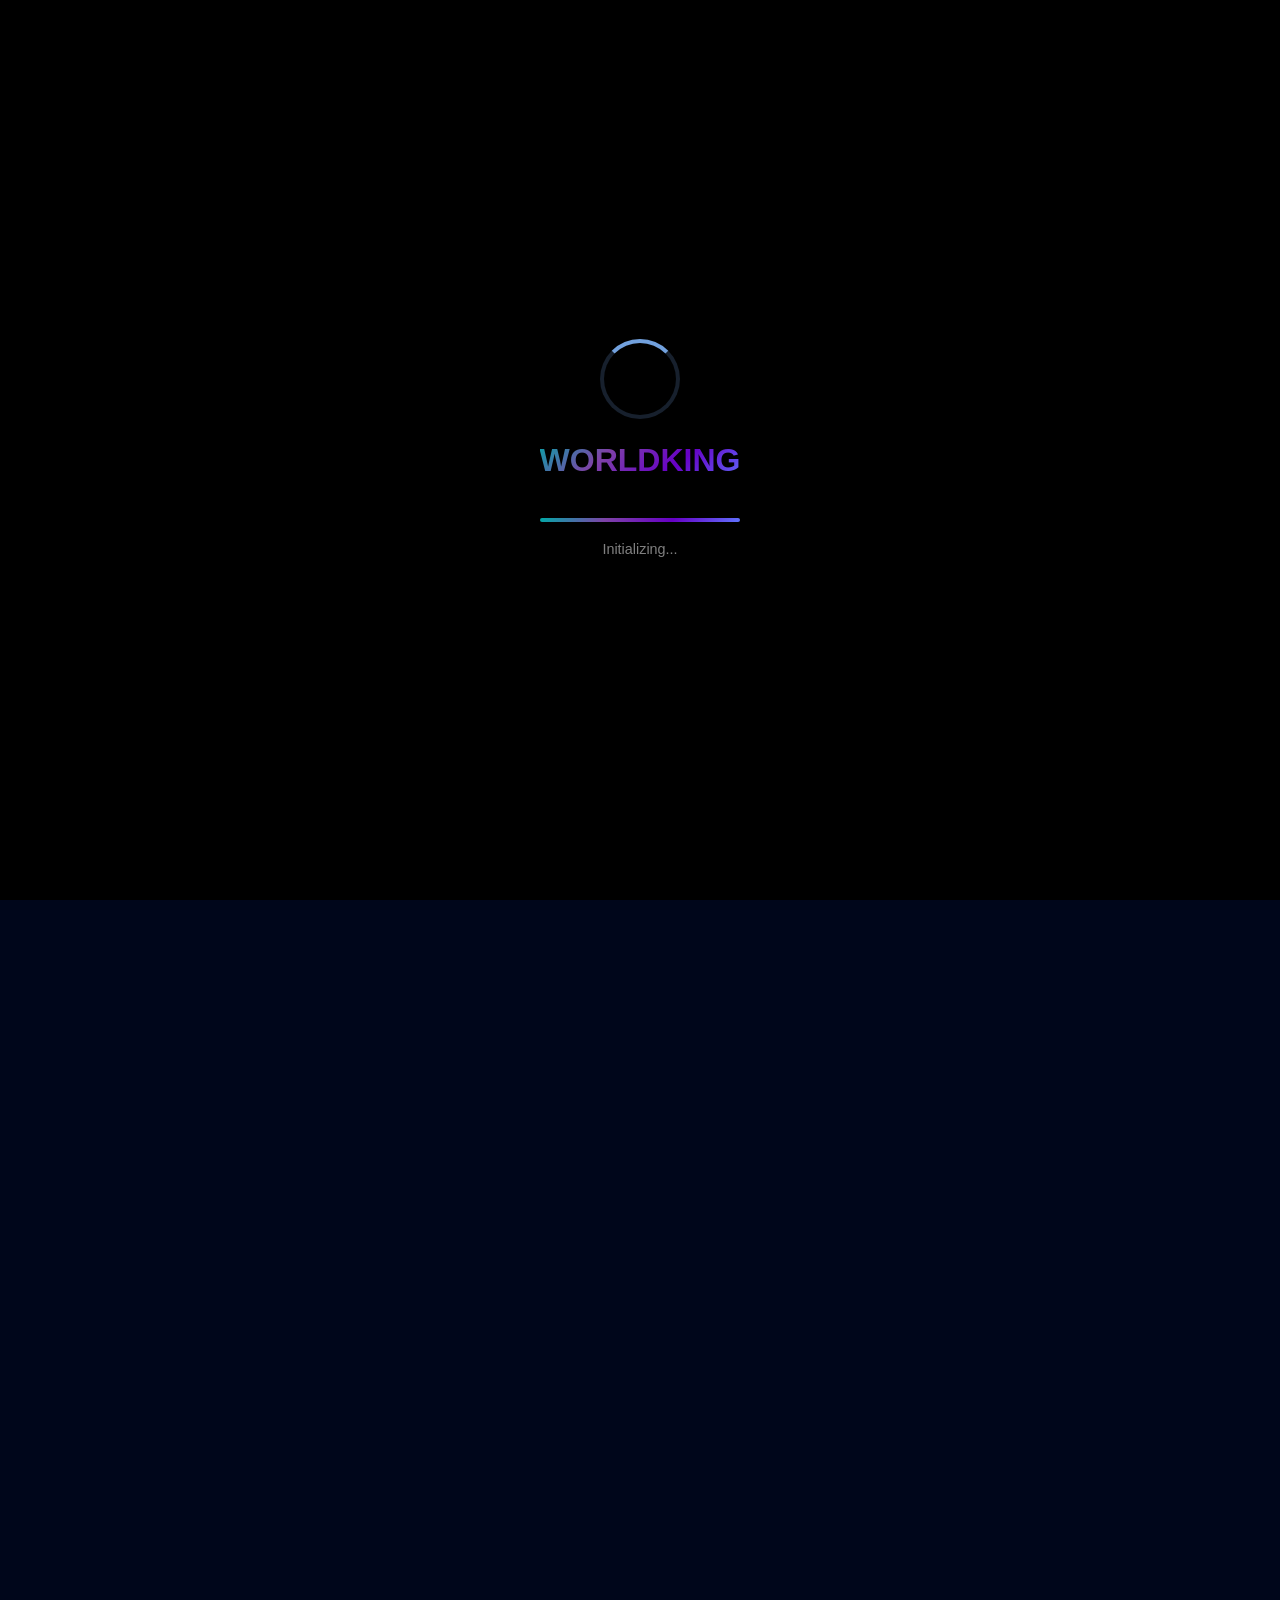
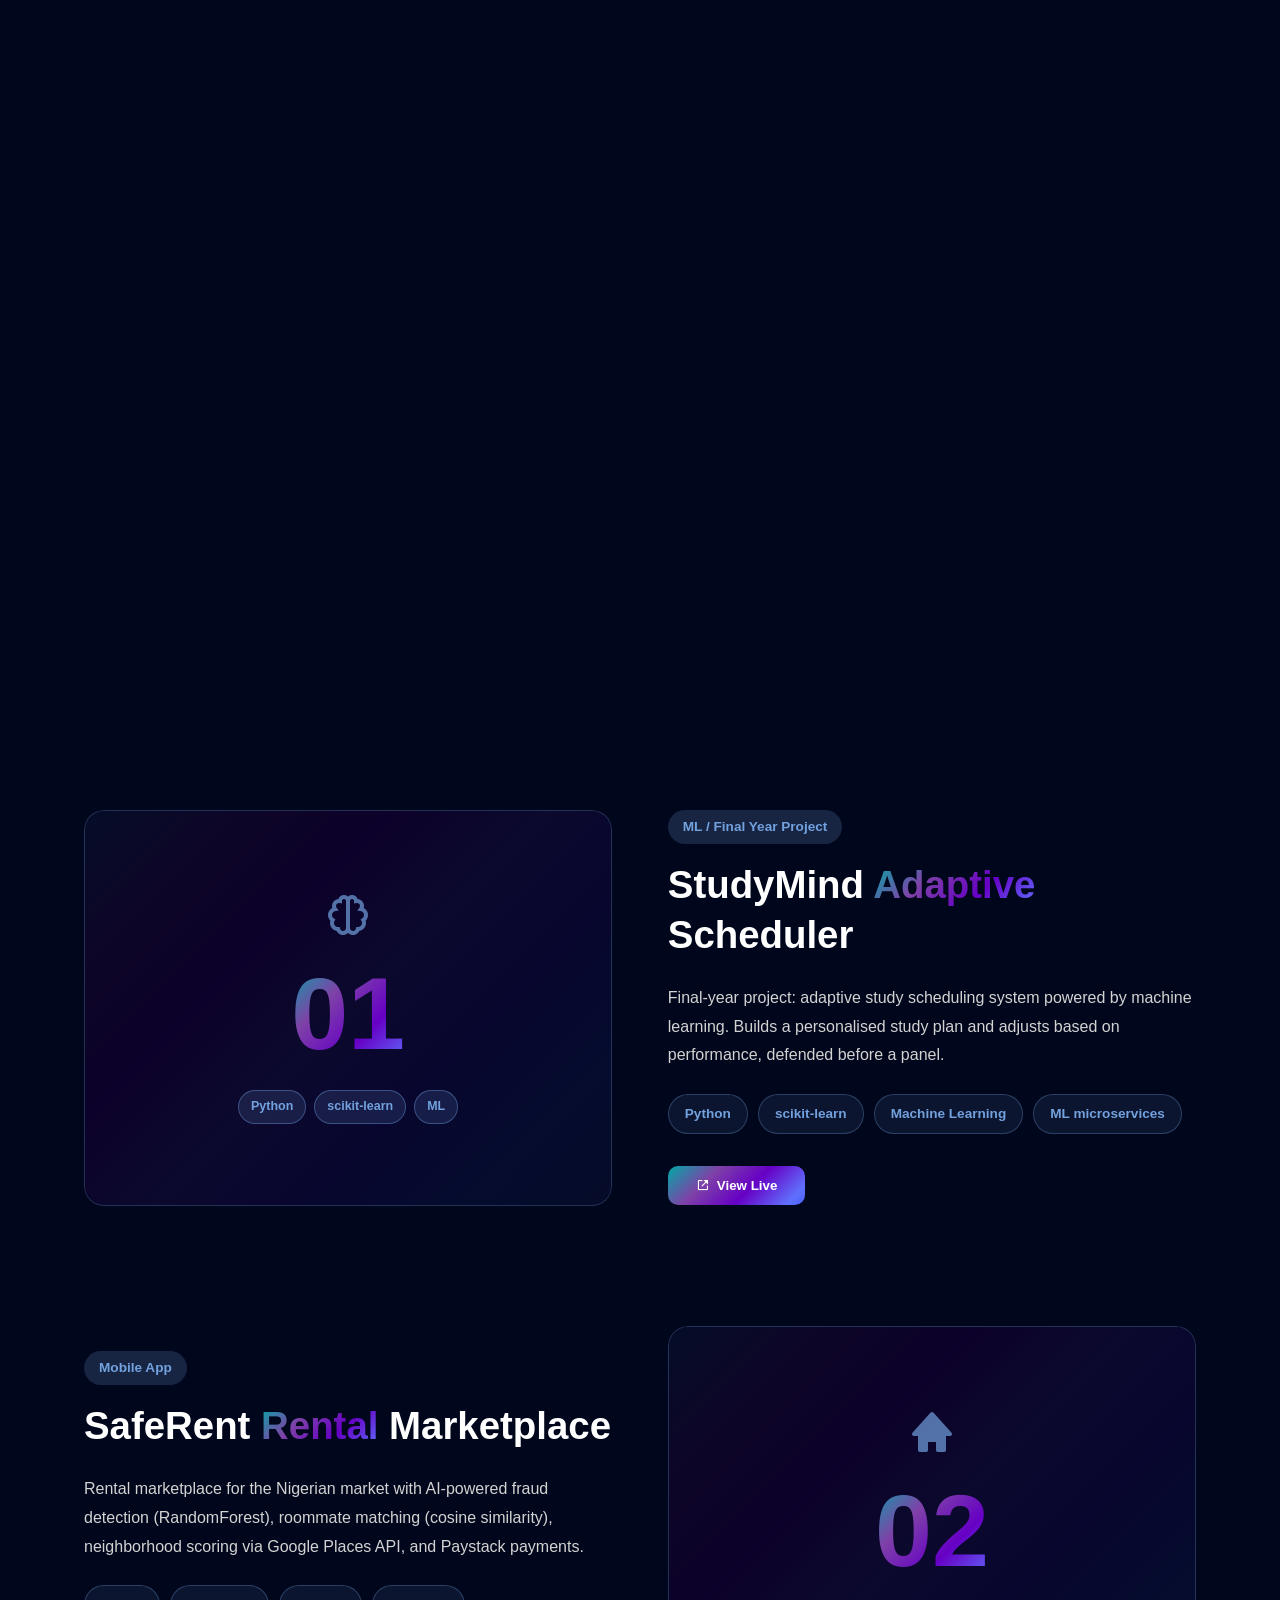
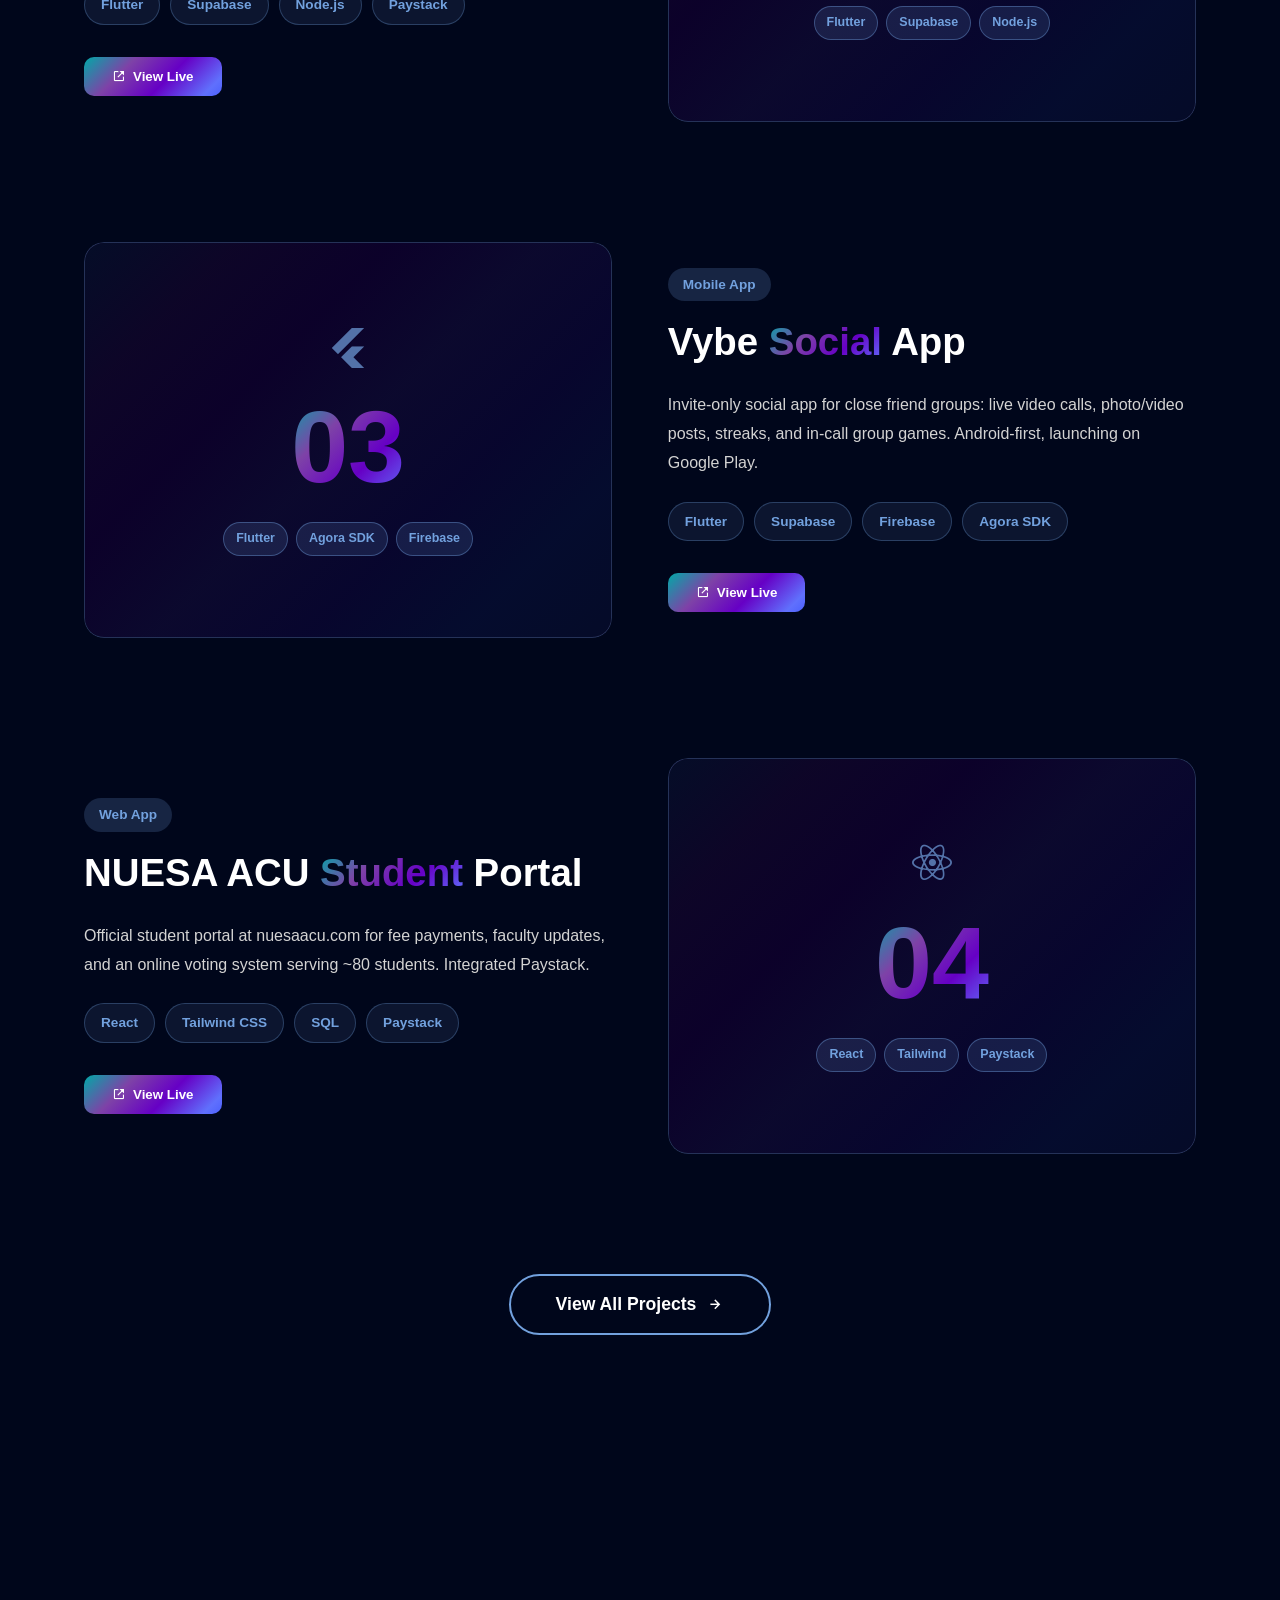
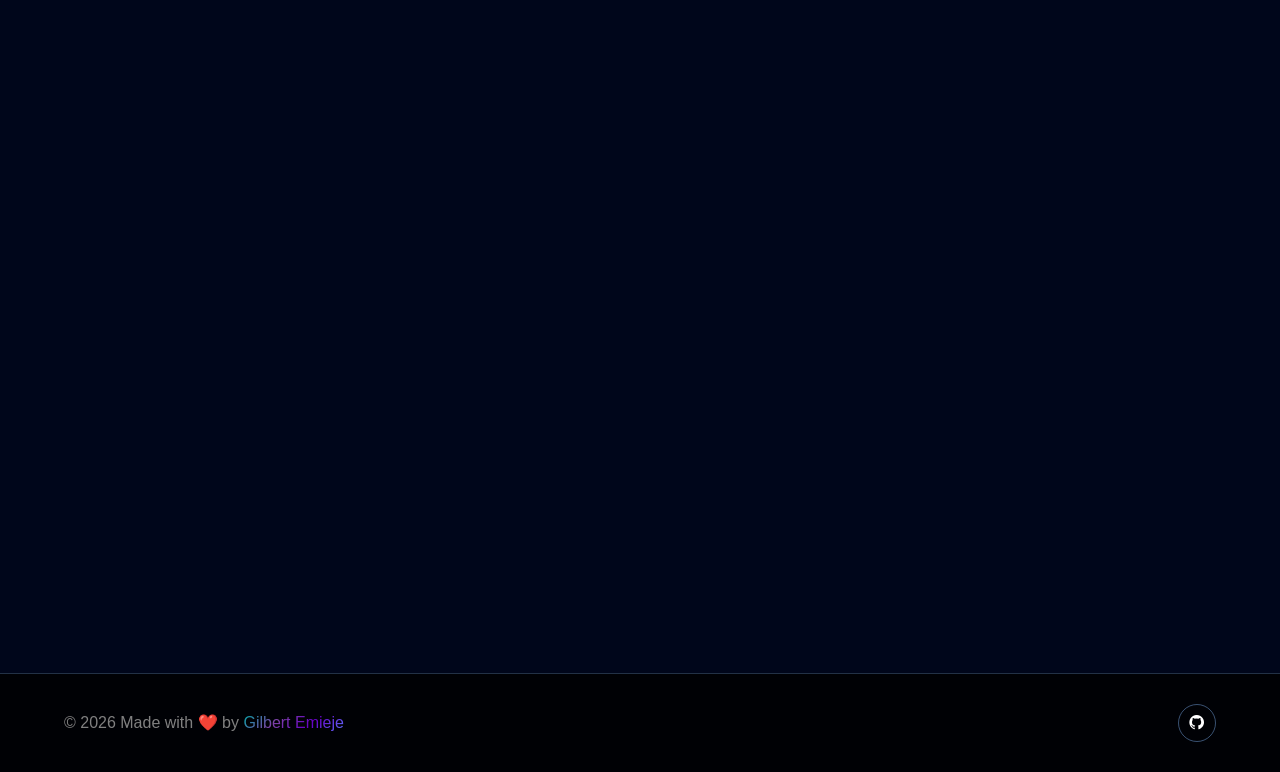
<file: index.html>
<!DOCTYPE html>
<html lang="en">
<head>
    <meta charset="UTF-8">
    <meta name="viewport" content="width=device-width, initial-scale=1.0">
    <meta name="description" content="Gilbert Emieje - Computer Engineer & Software Developer | Mobile, Web, AI/ML">
    <meta name="keywords" content="web developer, mobile developer, Flutter, Python, Supabase, AI/ML, React, Node.js, portfolio, Nigeria">
    <meta name="author" content="Gilbert Emieje - WORLDKING">
    
    <!-- Open Graph Meta Tags -->
    <meta property="og:title" content="Gilbert Emieje | Developer Portfolio">
    <meta property="og:description" content="Gilbert Emieje - Computer Engineer & Software Developer specialising in Mobile, Web, and AI/ML">
    <meta property="og:type" content="website">
    
    <title>Gilbert Emieje | Developer Portfolio</title>
    
    <!-- Stylesheets -->
    <link rel="stylesheet" href="style.css">
    <link href='https://unpkg.com/boxicons@2.1.4/css/boxicons.min.css' rel='stylesheet'>
    <link rel="stylesheet" href="https://unpkg.com/aos@next/dist/aos.css" />
    
    <!-- Preload critical assets -->
    <link rel="preconnect" href="https://unpkg.com">
</head>
<body>
    <!-- Custom Cursor -->
    <div class="cursor"></div>
    <div class="cursor-follower"></div>

    <!-- Loading Screen -->
    <div class="loading-screen">
        <div class="loading-content">
            <div class="loading-logo">
                <div class="loading-circle"></div>
                <span class="gradient-text">WORLDKING</span>
            </div>
            <div class="loading-bar">
                <div class="loading-progress"></div>
            </div>
            <p class="loading-text">Initializing...</p>
        </div>
    </div>

    <div class="container">
        <!-- Background Video -->
        <video class="back-vid" autoplay loop muted playsinline preload="auto">
            <source src="videos/galaxy.mp4" type="video/mp4">
            Your browser does not support the video tag.
        </video>

        <!-- Navigation Header -->
        <header>
            <div class="left">
                <img src="images/logo3.png" alt="WORLDKING Logo" loading="lazy">
                <h2><span style="color: #72a1dea2;">WORLDKING</span>Code</h2>
            </div>

            <nav aria-label="Main Navigation">
                <ul class="nav-menu">
                    <li><a href="index.html" class="active" aria-current="page">Home</a></li>
                    <li><a href="about.html">About</a></li>
                    <li><a href="skills.html">Skills</a></li>
                    <li><a href="projects.html">Projects</a></li>
                    <li><a href="contacts.html">Contact</a></li>
                </ul>
            </nav>

            <div class="box-icons" aria-label="Social Media Links">
                <a href="https://github.com/Gilbert-sudo-png" target="_blank" rel="noopener noreferrer" aria-label="GitHub">
                    <i class='bx bxl-github'></i>
                </a>
            </div>

            <button class="menu-icon" aria-label="Toggle Mobile Menu">
                <i class='bx bx-menu'></i>
            </button>
        </header>

        <!-- Mobile Sidebar -->
        <aside class="sidebar" aria-label="Mobile Navigation">
            <button class="close-icon" aria-label="Close Menu">
                <i class='bx bx-x'></i>
            </button>
            
            <nav>
                <ul>
                    <li><a href="index.html">Home</a></li>
                    <li><a href="about.html">About</a></li>
                    <li><a href="skills.html">Skills</a></li>
                    <li><a href="projects.html">Projects</a></li>
                    <li><a href="contacts.html">Contact</a></li>
                </ul>
            </nav>

            <div class="social-sidebar">
                <a href="https://github.com/Gilbert-sudo-png" target="_blank" rel="noopener noreferrer" aria-label="GitHub">
                    <i class='bx bxl-github'></i>
                </a>
            </div>
        </aside>

        <!-- Blackhole Background Effect -->
        <div class="blackhole-box" data-aos="fade-down" data-aos-duration="2000">
            <video autoplay loop muted playsinline preload="auto">
                <source src="videos/blackhole.mp4" type="video/mp4">
            </video>
        </div>

        <!-- Hero Section -->
        <section class="hero" role="banner">
            <div class="hero-info autoBlur" data-aos="fade-right" data-aos-duration="1000">
                <div class="hero-badge" data-aos="fade-right" data-aos-duration="2000">
                    <i class='bx bx-code-alt'></i>
                    <span>Available for Freelance</span>
                </div>

                <h1 data-aos="fade-right" data-aos-duration="3000">
                    Building <span class="gradient">real-world</span> apps with <span class="gradient">purpose</span>
                </h1>

                <p>I'm Gilbert Emieje, a Computer Engineering student (graduating 2026) building full-stack mobile and web apps, and applying ML to real problems. Based in Nigeria.</p>

                <div class="hero-buttons">
                    <button class="btn-primary" onclick="location.href='contacts.html'">
                        <i class='bx bx-send'></i> Contact Me
                    </button>
                    <button class="btn-secondary" onclick="location.href='projects.html'">
                        <i class='bx bx-briefcase'></i> View Projects
                    </button>
                </div>

                <div class="hero-stats">
                    <div class="stat-item">
                        <h3 class="gradient">2+</h3>
                        <p>Internships</p>
                    </div>
                    <div class="stat-item">
                        <h3 class="gradient">6+</h3>
                        <p>Projects Built</p>
                    </div>
                    <div class="stat-item">
                        <h3 class="gradient">2026</h3>
                        <p>Graduate</p>
                    </div>
                </div>
            </div>
            
            <div class="skills-video-box">
                <video class="skills-video autoBlur" autoplay loop muted playsinline preload="auto">
                    <source src="videos/hero-video.mp4" type="video/mp4">
                </video>
            </div>
        
            <a href="#info" class="scroll-down" aria-label="Scroll Down">
                <span></span>
            </a>
        </section>

        <!-- Info Section -->
        <section id="info" class="info-section">
            <h2 class="section-title autoDisplay">
                Hello, There <span class="wave-emoji">👋</span>
            </h2>
            
            <div class="info-cards">
                <article class="card" data-aos="fade-up" data-aos-duration="800">
                    <div class="card-content">
                        <h3>Hi there, I'm Gilbert</h3>
                        <p>Computer Engineering graduate (2026) building full-stack mobile and web apps and applying machine learning to real problems. Interned at NIGCOMSAT and Afrihub.</p>
                    </div>
                    <img src="images/grid1.png" alt="Development Illustration" loading="lazy">
                    <div class="card-overlay"></div>
                </article>

                <article class="card" data-aos="fade-up" data-aos-duration="900">
                    <div class="card-content">
                        <h3>Tech Stack</h3>
                        <p>Dart/Flutter, JavaScript, React, Node.js, Python, Supabase, Firebase — full-stack across mobile, web, and AI/ML.</p>
                    </div>
                    <img src="images/grid2.png" alt="Tech Stack Illustration" loading="lazy">
                    <div class="card-overlay"></div>
                </article>

                <article class="card card-large" data-aos="fade-up" data-aos-duration="1000">
                    <div class="card-content">
                        <h3>I'm very flexible with time zones & locations</h3>
                        <p>Based in Nigeria and open to remote work worldwide. I adapt to your schedule and collaborate seamlessly across different time zones.</p>
                    </div>
                    <video autoplay loop muted playsinline loading="lazy">
                        <source src="videos/glob.mp4" type="video/mp4">
                    </video>
                    <button class="btn-card" onclick="location.href='contacts.html'">
                        <i class='bx bx-send'></i> Contact Me
                    </button>
                    <div class="card-overlay"></div>
                </article>

                <article class="card card-wide" data-aos="fade-up" data-aos-duration="1100">
                    <div class="card-content">
                        <h3>My Passion for Coding</h3>
                        <p>I love solving problems and building things through code. Programming isn't just my profession—it's 
                           what I enjoy doing. Continuously exploring new technologies and enhancing my skills.</p>
                    </div>
                    <img src="images/grid4.png" alt="Coding Passion Illustration" loading="lazy">
                    <div class="card-overlay"></div>
                </article>
            </div>
        </section>

        <!-- Featured Projects Section -->
        <section class="my-project">
            <h2 class="section-title autoDisplay">
                Featured Projects <span class="gradient">👨‍💻</span>
            </h2>

            <!-- Project 1 (odd → visual LEFT, text RIGHT) -->
            <div class="project-card proj-odd proj-slide-left proj-hidden">
                <!-- Visual side -->
                <div class="project-visual">
                    <div class="project-visual-placeholder">
                        <i class="bx bx-brain proj-category-icon"></i>
                        <span class="proj-number">01</span>
                        <div class="proj-visual-tags">
                            <span class="tech-badge">Python</span>
                            <span class="tech-badge">scikit-learn</span>
                            <span class="tech-badge">ML</span>
                        </div>
                    </div>
                </div>
                <!-- Text side -->
                <div class="project-info proj-slide-right proj-hidden">
                    <div class="project-tag">ML / Final Year Project</div>
                    <h3>StudyMind <span class="gradient">Adaptive</span> Scheduler</h3>
                    <p>Final-year project: adaptive study scheduling system powered by machine learning. Builds a personalised study plan and adjusts based on performance, defended before a panel.</p>
                    <div class="project-tech">
                        <span class="tech-badge">Python</span>
                        <span class="tech-badge">scikit-learn</span>
                        <span class="tech-badge">Machine Learning</span>
                        <span class="tech-badge">ML microservices</span>
                    </div>
                    <a href="#" target="_blank" rel="noopener noreferrer">
                        <button class="btn-project">
                            <i class='bx bx-link-external'></i> View Live
                        </button>
                    </a>
                </div>
            </div>

            <!-- Project 2 (even → text LEFT, visual RIGHT) -->
            <div class="project-card proj-even proj-slide-right proj-hidden">
                <!-- Visual side -->
                <div class="project-visual">
                    <div class="project-visual-placeholder">
                        <i class="bx bxs-home proj-category-icon"></i>
                        <span class="proj-number">02</span>
                        <div class="proj-visual-tags">
                            <span class="tech-badge">Flutter</span>
                            <span class="tech-badge">Supabase</span>
                            <span class="tech-badge">Node.js</span>
                        </div>
                    </div>
                </div>
                <!-- Text side -->
                <div class="project-info proj-slide-left proj-hidden">
                    <div class="project-tag">Mobile App</div>
                    <h3>SafeRent <span class="gradient">Rental</span> Marketplace</h3>
                    <p>Rental marketplace for the Nigerian market with AI-powered fraud detection (RandomForest), roommate matching (cosine similarity), neighborhood scoring via Google Places API, and Paystack payments.</p>
                    <div class="project-tech">
                        <span class="tech-badge">Flutter</span>
                        <span class="tech-badge">Supabase</span>
                        <span class="tech-badge">Node.js</span>
                        <span class="tech-badge">Paystack</span>
                    </div>
                    <a href="#" target="_blank" rel="noopener noreferrer">
                        <button class="btn-project">
                            <i class='bx bx-link-external'></i> View Live
                        </button>
                    </a>
                </div>
            </div>

            <!-- Project 3 (odd → visual LEFT, text RIGHT) -->
            <div class="project-card proj-odd proj-slide-left proj-hidden">
                <!-- Visual side -->
                <div class="project-visual">
                    <div class="project-visual-placeholder">
                        <i class="bx bxl-flutter proj-category-icon"></i>
                        <span class="proj-number">03</span>
                        <div class="proj-visual-tags">
                            <span class="tech-badge">Flutter</span>
                            <span class="tech-badge">Agora SDK</span>
                            <span class="tech-badge">Firebase</span>
                        </div>
                    </div>
                </div>
                <!-- Text side -->
                <div class="project-info proj-slide-right proj-hidden">
                    <div class="project-tag">Mobile App</div>
                    <h3>Vybe <span class="gradient">Social</span> App</h3>
                    <p>Invite-only social app for close friend groups: live video calls, photo/video posts, streaks, and in-call group games. Android-first, launching on Google Play.</p>
                    <div class="project-tech">
                        <span class="tech-badge">Flutter</span>
                        <span class="tech-badge">Supabase</span>
                        <span class="tech-badge">Firebase</span>
                        <span class="tech-badge">Agora SDK</span>
                    </div>
                    <a href="#" target="_blank" rel="noopener noreferrer">
                        <button class="btn-project">
                            <i class='bx bx-link-external'></i> View Live
                        </button>
                    </a>
                </div>
            </div>

            <!-- Project 4 (even → text LEFT, visual RIGHT) -->
            <div class="project-card proj-even proj-slide-right proj-hidden">
                <!-- Visual side -->
                <div class="project-visual">
                    <div class="project-visual-placeholder">
                        <i class="bx bxl-react proj-category-icon"></i>
                        <span class="proj-number">04</span>
                        <div class="proj-visual-tags">
                            <span class="tech-badge">React</span>
                            <span class="tech-badge">Tailwind</span>
                            <span class="tech-badge">Paystack</span>
                        </div>
                    </div>
                </div>
                <!-- Text side -->
                <div class="project-info proj-slide-left proj-hidden">
                    <div class="project-tag">Web App</div>
                    <h3>NUESA ACU <span class="gradient">Student</span> Portal</h3>
                    <p>Official student portal at nuesaacu.com for fee payments, faculty updates, and an online voting system serving ~80 students. Integrated Paystack.</p>
                    <div class="project-tech">
                        <span class="tech-badge">React</span>
                        <span class="tech-badge">Tailwind CSS</span>
                        <span class="tech-badge">SQL</span>
                        <span class="tech-badge">Paystack</span>
                    </div>
                    <a href="https://nuesaacu.com" target="_blank" rel="noopener noreferrer">
                        <button class="btn-project">
                            <i class='bx bx-link-external'></i> View Live
                        </button>
                    </a>
                </div>
            </div>

            <div class="view-all-projects">
                <a href="projects.html">
                    <button class="btn-view-all">
                        View All Projects <i class='bx bx-right-arrow-alt'></i>
                    </button>
                </a>
            </div>
        </section>

        <!-- CTA Section -->
        <section class="cta-section" data-aos="fade-up">
            <div class="cta-content">
                <h2>Ready to bring your <span class="gradient">ideas to life</span>?</h2>
                <p>Let's collaborate and create something amazing together</p>
                <button class="btn-cta" onclick="location.href='contacts.html'">
                    <i class='bx bx-message-dots'></i> Start a Project
                </button>
            </div>
        </section>

        <!-- Footer -->
        <footer class="footer">
            <div class="footer-content">
                <div class="footer-left">
                    <p>&copy; 2026 Made with <span class="heart">❤️</span> by <span class="gradient">Gilbert Emieje</span></p>
                </div>
                <div class="box-icons footer-social">
                    <a href="https://github.com/Gilbert-sudo-png" target="_blank" rel="noopener noreferrer" aria-label="GitHub">
                        <i class='bx bxl-github'></i>
                    </a>
                </div>
            </div>
        </footer>

        <!-- Scroll to Top Button -->
        <button class="scroll-to-top" aria-label="Scroll to Top">
            <i class='bx bx-up-arrow-alt'></i>
        </button>
    </div>

    <!-- Scripts -->
    <script src="https://unpkg.com/aos@next/dist/aos.js"></script>
    <script src="app.js"></script>
</body>
</html>
</file>
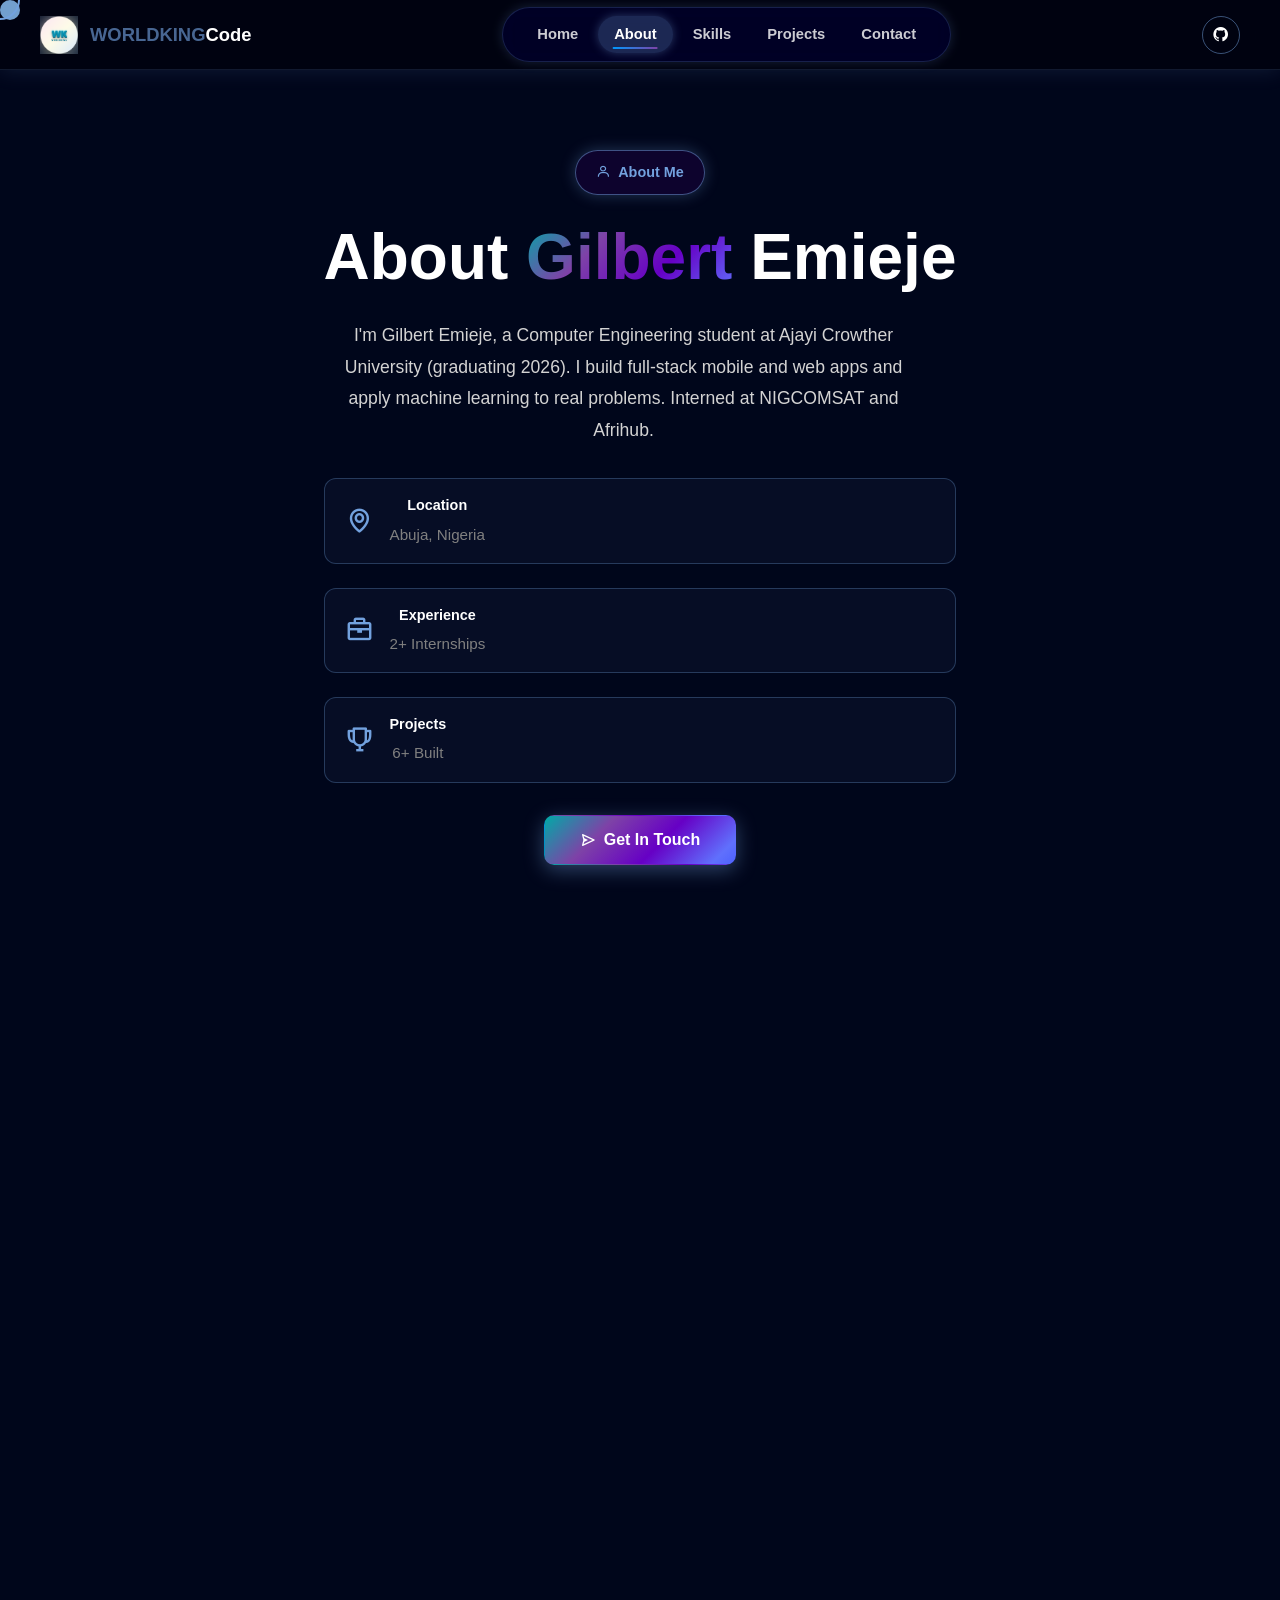
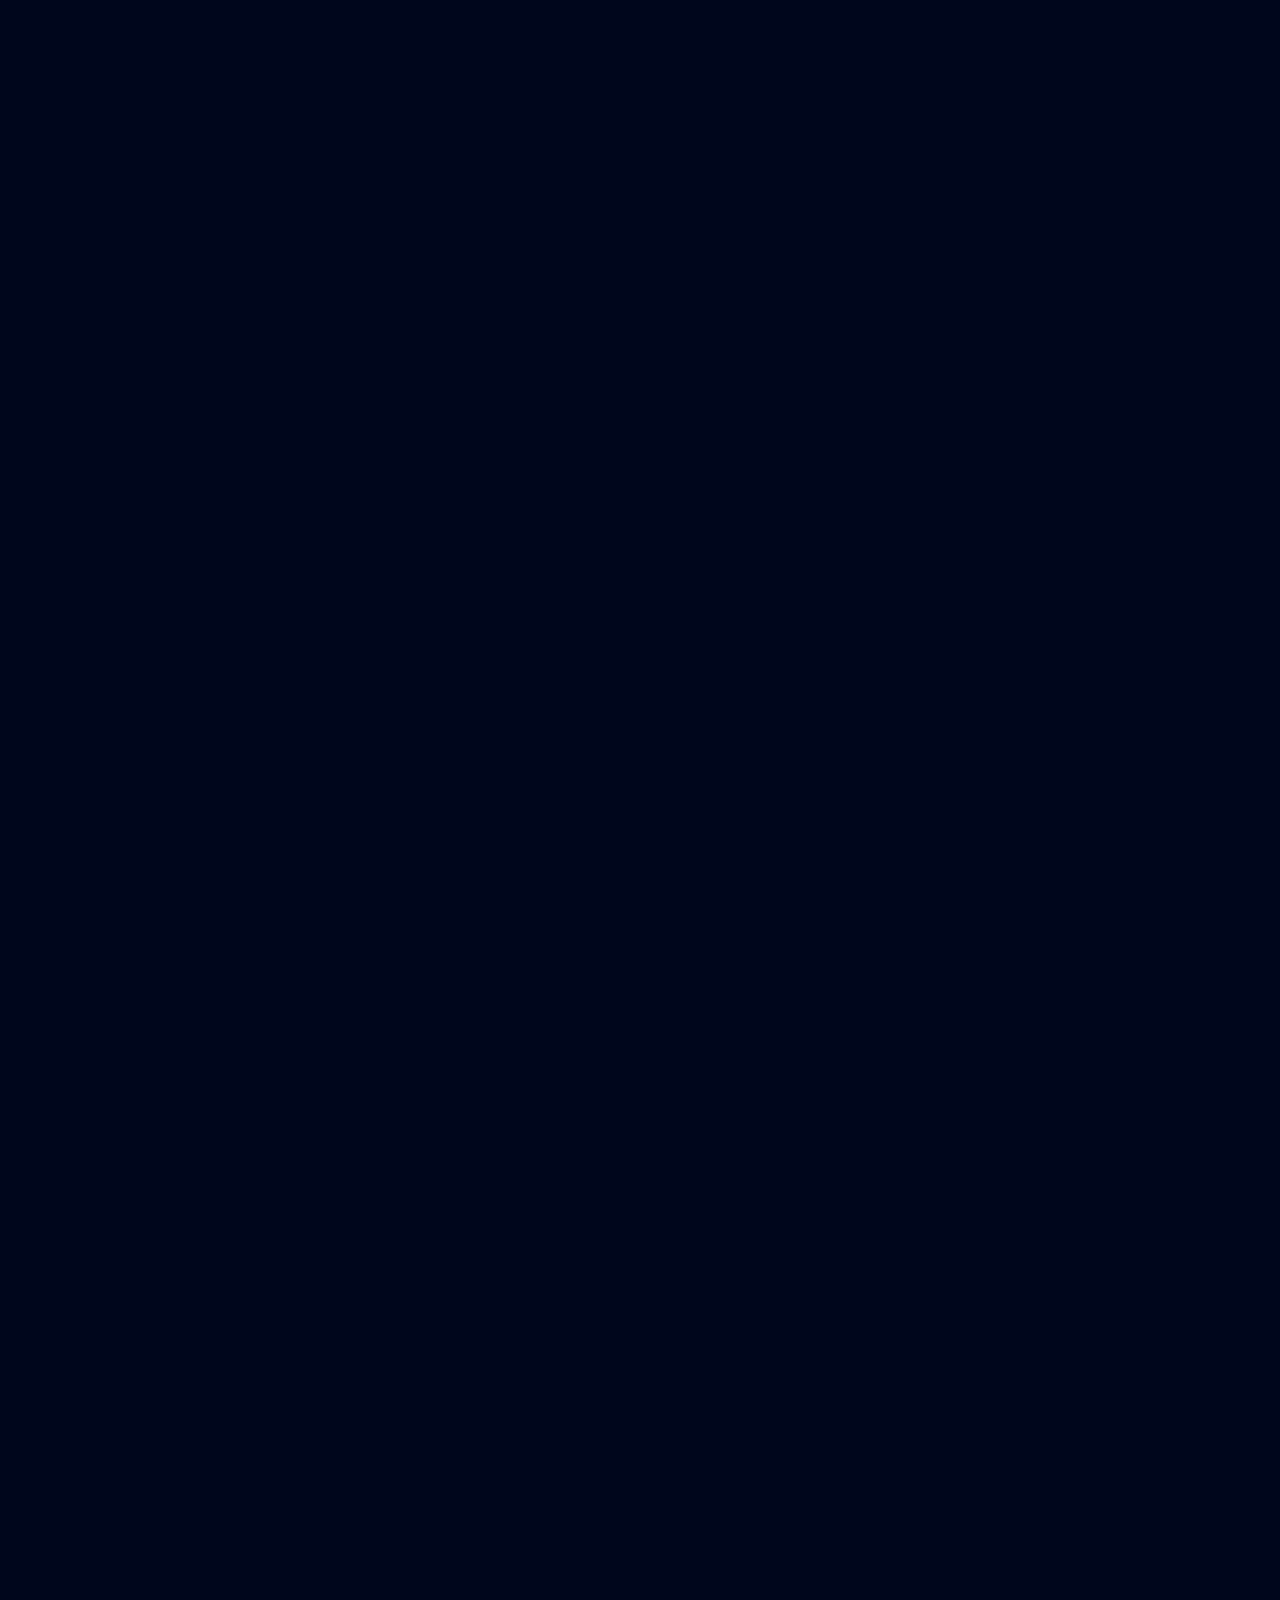
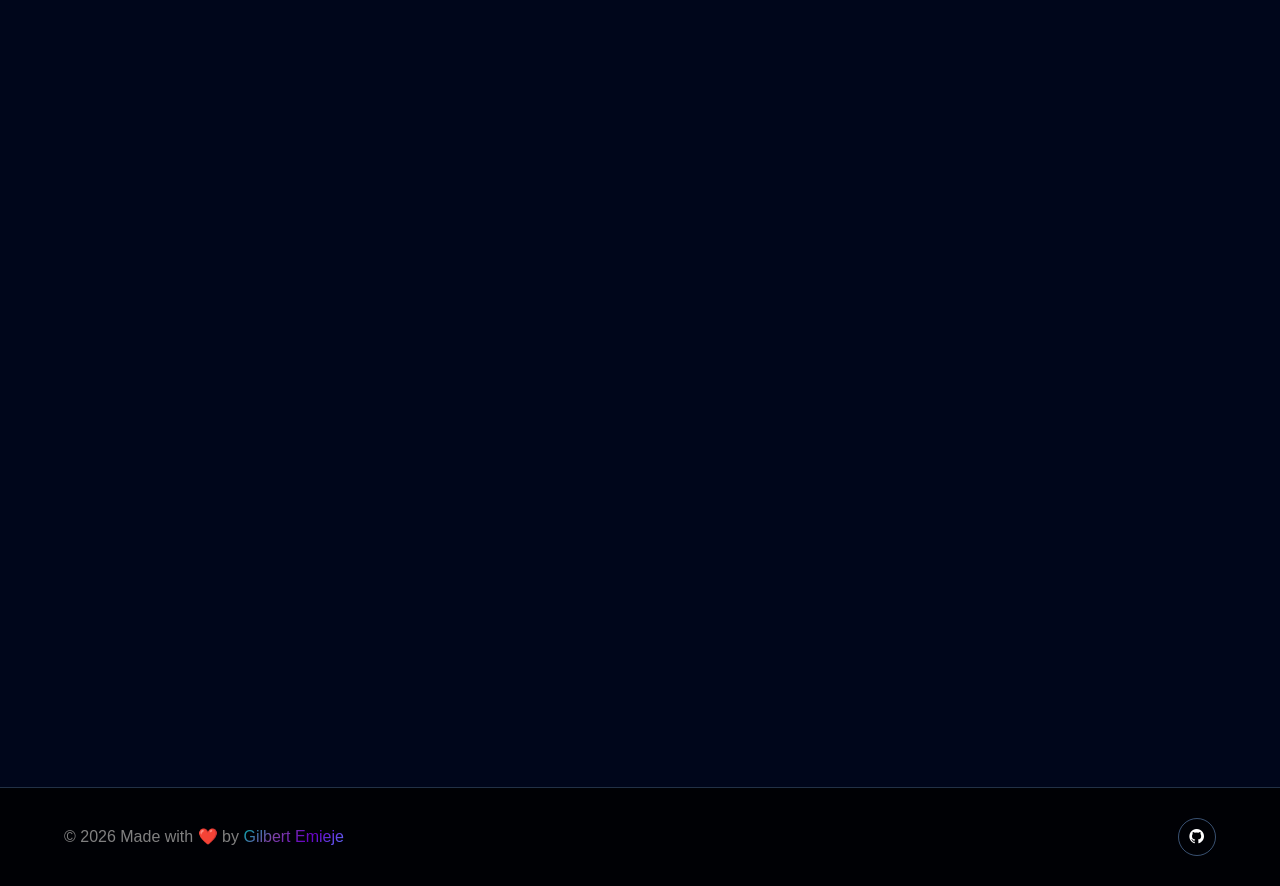
<file: about.html>
<!DOCTYPE html>
<html lang="en">
<head>
    <meta charset="UTF-8">
    <meta name="viewport" content="width=device-width, initial-scale=1.0">
    <meta name="description" content="About Gilbert Emieje - Computer Engineering student at Ajayi Crowther University. Interned at NIGCOMSAT and Afrihub. Building mobile, web, and AI/ML applications.">
    <title>About | Gilbert Emieje Developer Portfolio</title>
    
    <link rel="stylesheet" href="style.css">
    <link href='https://unpkg.com/boxicons@2.1.4/css/boxicons.min.css' rel='stylesheet'>
    <link rel="stylesheet" href="https://unpkg.com/aos@next/dist/aos.css" />
</head>
<body>
    <!-- Custom Cursor -->
    <div class="cursor"></div>
    <div class="cursor-follower"></div>

    <div class="container">
        <video class="back-vid" autoplay loop muted playsinline preload="auto">
            <source src="videos/galaxy.mp4" type="video/mp4">
        </video>

        <header>
            <div class="left">
                <img src="images/logo3.png" alt="WORLDKING Logo">
                <h2><span style="color: #72a1dea2;">WORLDKING</span>Code</h2>
            </div>

            <nav aria-label="Main Navigation">
                <ul class="nav-menu">
                    <li><a href="index.html">Home</a></li>
                    <li><a href="about.html" class="active" aria-current="page">About</a></li>
                    <li><a href="skills.html">Skills</a></li>
                    <li><a href="projects.html">Projects</a></li>
                    <li><a href="contacts.html">Contact</a></li>
                </ul>
            </nav>

            <div class="box-icons">
                <a href="https://github.com/Gilbert-sudo-png" target="_blank" rel="noopener noreferrer" aria-label="GitHub">
                    <i class='bx bxl-github'></i>
                </a>
            </div>

            <button class="menu-icon" aria-label="Toggle Mobile Menu">
                <i class='bx bx-menu'></i>
            </button>
        </header>

        <aside class="sidebar">
            <button class="close-icon" aria-label="Close Menu">
                <i class='bx bx-x'></i>
            </button>
            <nav>
                <ul>
                    <li><a href="index.html">Home</a></li>
                    <li><a href="about.html">About</a></li>
                    <li><a href="skills.html">Skills</a></li>
                    <li><a href="projects.html">Projects</a></li>
                    <li><a href="contacts.html">Contact</a></li>
                </ul>
            </nav>
            <div class="social-sidebar">
                <a href="https://github.com/Gilbert-sudo-png" target="_blank"><i class='bx bxl-github'></i></a>
            </div>
        </aside>

        <!-- About Hero -->
        <section class="hero about-hero">
            <div class="hero-info autoBlur" data-aos="fade-right" data-aos-duration="1000">
                <div class="hero-badge">
                    <i class='bx bx-user'></i>
                    <span>About Me</span>
                </div>
                
                <h1 data-aos="fade-right" data-aos-duration="2000">
                    About <span class="gradient">Gilbert</span> Emieje
                </h1>
                
                <p>I'm Gilbert Emieje, a Computer Engineering student at Ajayi Crowther University (graduating 2026). I build full-stack mobile and web apps and apply machine learning to real problems. Interned at NIGCOMSAT and Afrihub.</p>
                
                <div class="about-highlights">
                    <div class="highlight-item">
                        <i class='bx bx-map'></i>
                        <div>
                            <h4>Location</h4>
                            <p>Abuja, Nigeria</p>
                        </div>
                    </div>
                    <div class="highlight-item">
                        <i class='bx bx-briefcase'></i>
                        <div>
                            <h4>Experience</h4>
                            <p>2+ Internships</p>
                        </div>
                    </div>
                    <div class="highlight-item">
                        <i class='bx bx-trophy'></i>
                        <div>
                            <h4>Projects</h4>
                            <p>6+ Built</p>
                        </div>
                    </div>
                </div>
                
                <button class="btn-primary" onclick="location.href='contacts.html'">
                    <i class='bx bx-send'></i> Get In Touch
                </button>
            </div>

            <div class="skills-video-box">
                <video class="skills-video autoBlur" autoplay loop muted playsinline>
                    <source src="videos/hero-video.mp4" type="video/mp4">
                </video>
            </div>
        </section>

        <!-- Journey Section -->
        <section class="info-section journey-section">
            <h2 class="section-title autoDisplay">My <span class="gradient">Journey</span></h2>
            
            <div class="info-cards">
                <article class="card" data-aos="fade-up" data-aos-duration="800">
                    <div class="card-icon">
                        <i class='bx bx-rocket'></i>
                    </div>
                    <div class="card-content">
                        <h3>The Beginning</h3>
                        <p>My journey started at Afrihub internship in 2022 learning HTML, CSS, and Python fundamentals, and self-studying JavaScript. In 2023 I did a second placement, deepening the foundations.</p>
                    </div>
                    <img src="images/grid1.png" alt="Journey Beginning" loading="lazy">
                    <div class="card-overlay"></div>
                </article>

                <article class="card" data-aos="fade-up" data-aos-duration="900">
                    <div class="card-icon">
                        <i class='bx bx-code-block'></i>
                    </div>
                </article>

                <article class="card card-large" data-aos="fade-up" data-aos-duration="1000">
                    <div class="card-icon">
                        <i class='bx bx-globe'></i>
                    </div>
                    <div class="card-content">
                        <h3>Global Collaboration</h3>
                        <p>I believe in the power of code to connect people. Being flexible with time zones allows 
                           me to work with clients from anywhere in the world, creating meaningful digital experiences.</p>
                    </div>
                    <video autoplay loop muted playsinline>
                        <source src="videos/glob.mp4" type="video/mp4">
                    </video>
                    <button class="btn-card" onclick="location.href='contacts.html'">
                        <i class='bx bx-send'></i> Work Together
                    </button>
                    <div class="card-overlay"></div>
                </article>

                <article class="card card-wide" data-aos="fade-up" data-aos-duration="1100">
                    <div class="card-icon">
                        <i class='bx bx-heart'></i>
                    </div>
                    <div class="card-content">
                        <h3>Beyond Coding</h3>
                        <p>When I'm not coding I'm experimenting with new tools, working on personal projects like HabitFlow and Vybe, or exploring AI/ML techniques. Continuous learning drives everything I do.</p>
                    </div>
                    <img src="images/grid4.png" alt="Beyond Coding" loading="lazy">
                    <div class="card-overlay"></div>
                </article>
            </div>
        </section>

        <!-- Experience & Education Section -->
        <section class="values-section" data-aos="fade-up">
            <h2 class="section-title autoDisplay">Experience &amp; <span class="gradient">Education</span></h2>
            <div class="values-grid">
                <div class="value-card" data-aos="zoom-in" data-aos-delay="100">
                    <div class="value-icon">
                        <i class='bx bx-briefcase'></i>
                    </div>
                    <h3>NIGCOMSAT Intern</h3>
                    <p><strong>April – September 2025</strong><br>Nigerian Communications Satellite Limited. Six-month internship: strengthened Python, began Flutter, gained video editing and writing experience.</p>
                </div>
                <div class="value-card" data-aos="zoom-in" data-aos-delay="200">
                    <div class="value-icon">
                        <i class='bx bx-briefcase'></i>
                    </div>
                    <h3>Afrihub Intern</h3>
                    <p><strong>2022 &amp; 2023</strong><br>Two three-month internships (200 &amp; 300 level). Learned HTML, CSS, Python fundamentals; self-studied JavaScript.</p>
                </div>
                <div class="value-card" data-aos="zoom-in" data-aos-delay="300">
                    <div class="value-icon">
                        <i class='bx bx-graduation'></i>
                    </div>
                    <h3>B.Eng. Computer Engineering</h3>
                    <p><strong>Ajayi Crowther University, Oyo, Nigeria — 2026</strong><br>Bachelor of Engineering in Computer Engineering. Final year project: StudyMind adaptive study scheduling system.</p>
                </div>
            </div>
        </section>

        <!-- Values Section -->
        <section class="values-section" data-aos="fade-up">
            <h2 class="section-title autoDisplay">Core <span class="gradient">Values</span></h2>
            <div class="values-grid">
                <div class="value-card" data-aos="zoom-in" data-aos-delay="100">
                    <div class="value-icon">
                        <i class='bx bx-puzzle'></i>
                    </div>
                    <h3>Problem-Solving</h3>
                    <p>Breaking down complex challenges into elegant, data-driven solutions — from ML fraud detection to adaptive scheduling.</p>
                </div>
                <div class="value-card" data-aos="zoom-in" data-aos-delay="200">
                    <div class="value-icon">
                        <i class='bx bx-check-shield'></i>
                    </div>
                    <h3>Strong Work Ethic</h3>
                    <p>Committed to delivering high-quality, secure, and maintainable code on every project.</p>
                </div>
                <div class="value-card" data-aos="zoom-in" data-aos-delay="300">
                    <div class="value-icon">
                        <i class='bx bx-refresh'></i>
                    </div>
                    <h3>Adaptability</h3>
                    <p>Quick to learn new stacks and environments — from Flutter to Node.js to Python ML pipelines.</p>
                </div>
                <div class="value-card" data-aos="zoom-in" data-aos-delay="400">
                    <div class="value-icon">
                        <i class='bx bx-time-five'></i>
                    </div>
                    <h3>Dedication</h3>
                    <p>Fully committed to seeing projects through from concept to deployment, whether solo or in a team.</p>
                </div>
            </div>
        </section>

        <footer class="footer">
            <div class="footer-content">
                <div class="footer-left">
                    <p>&copy; 2026 Made with <span class="heart">❤️</span> by <span class="gradient">Gilbert Emieje</span></p>
                </div>
                <div class="box-icons footer-social">
                    <a href="https://github.com/Gilbert-sudo-png" target="_blank"><i class='bx bxl-github'></i></a>
                </div>
            </div>
        </footer>

        <button class="scroll-to-top" aria-label="Scroll to Top">
            <i class='bx bx-up-arrow-alt'></i>
        </button>
    </div>

    <script src="https://unpkg.com/aos@next/dist/aos.js"></script>
    <script src="app.js"></script>
</body>
</html>
</file>
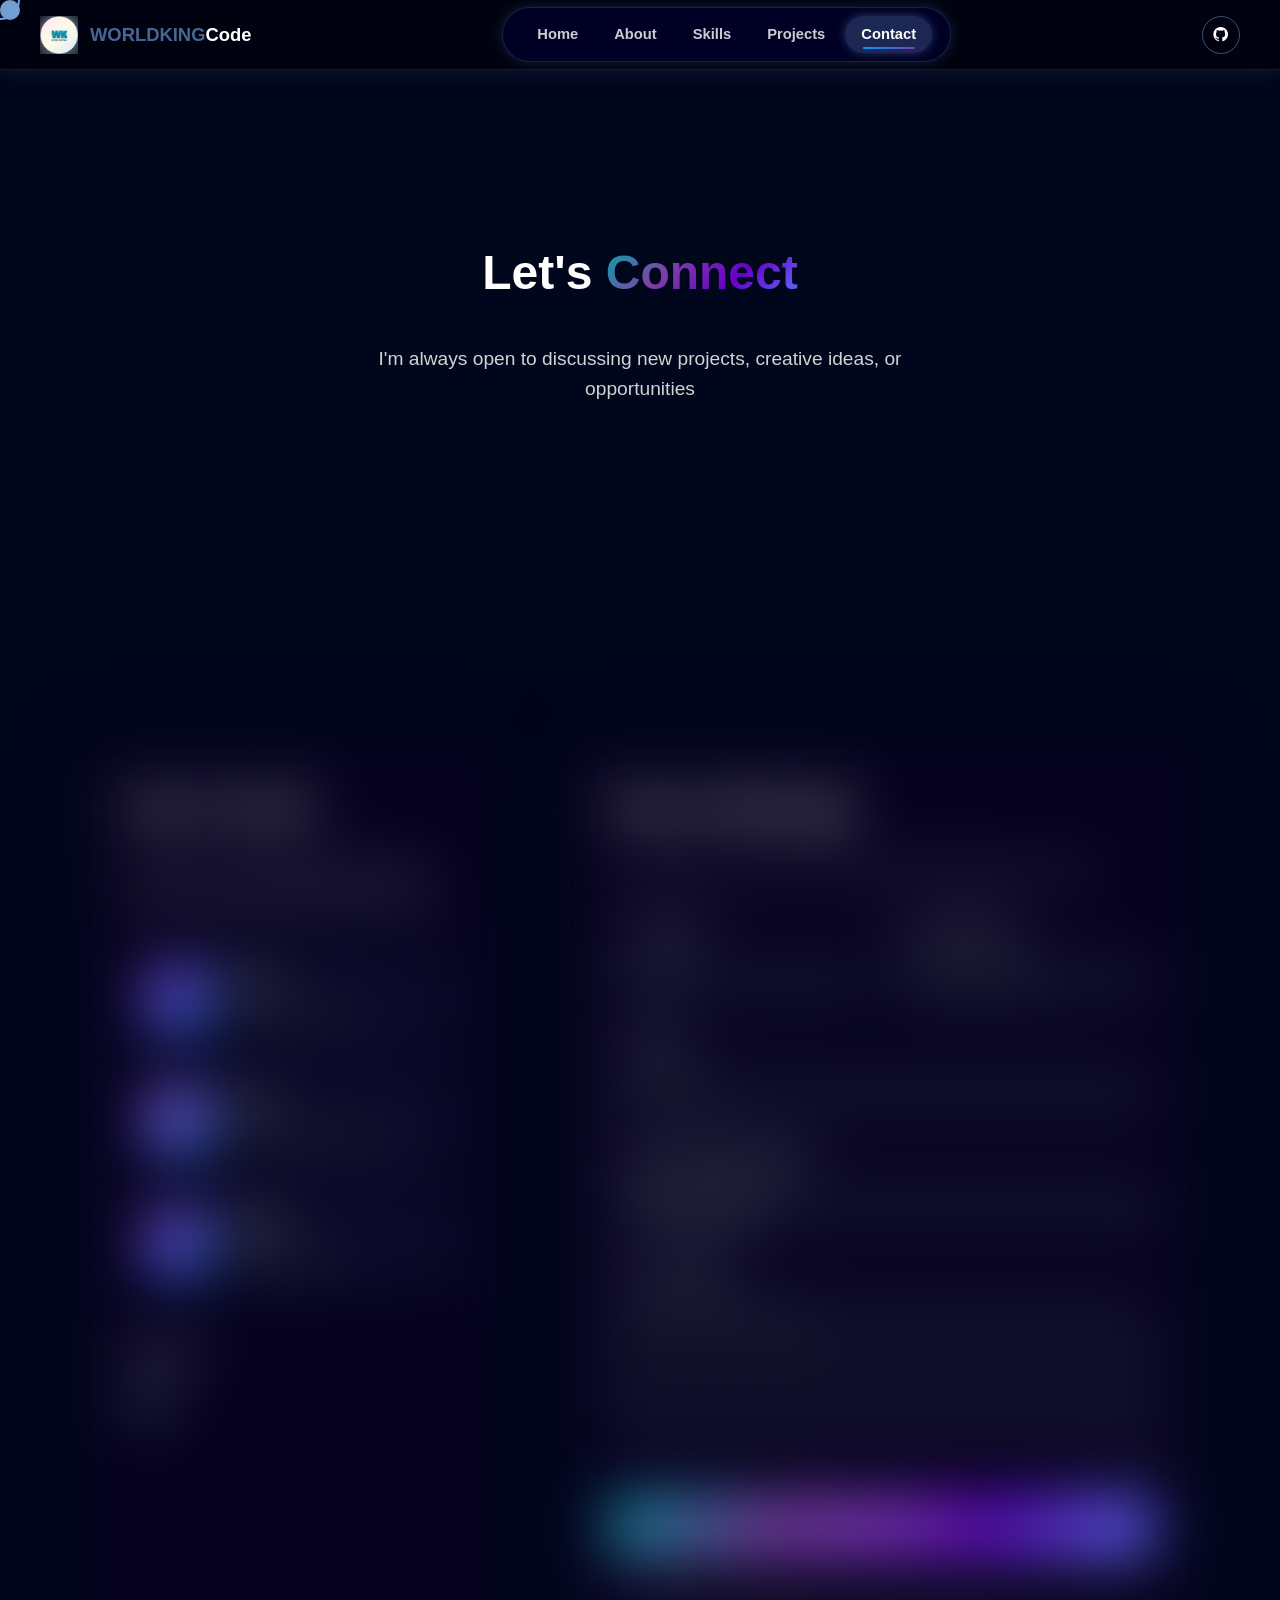
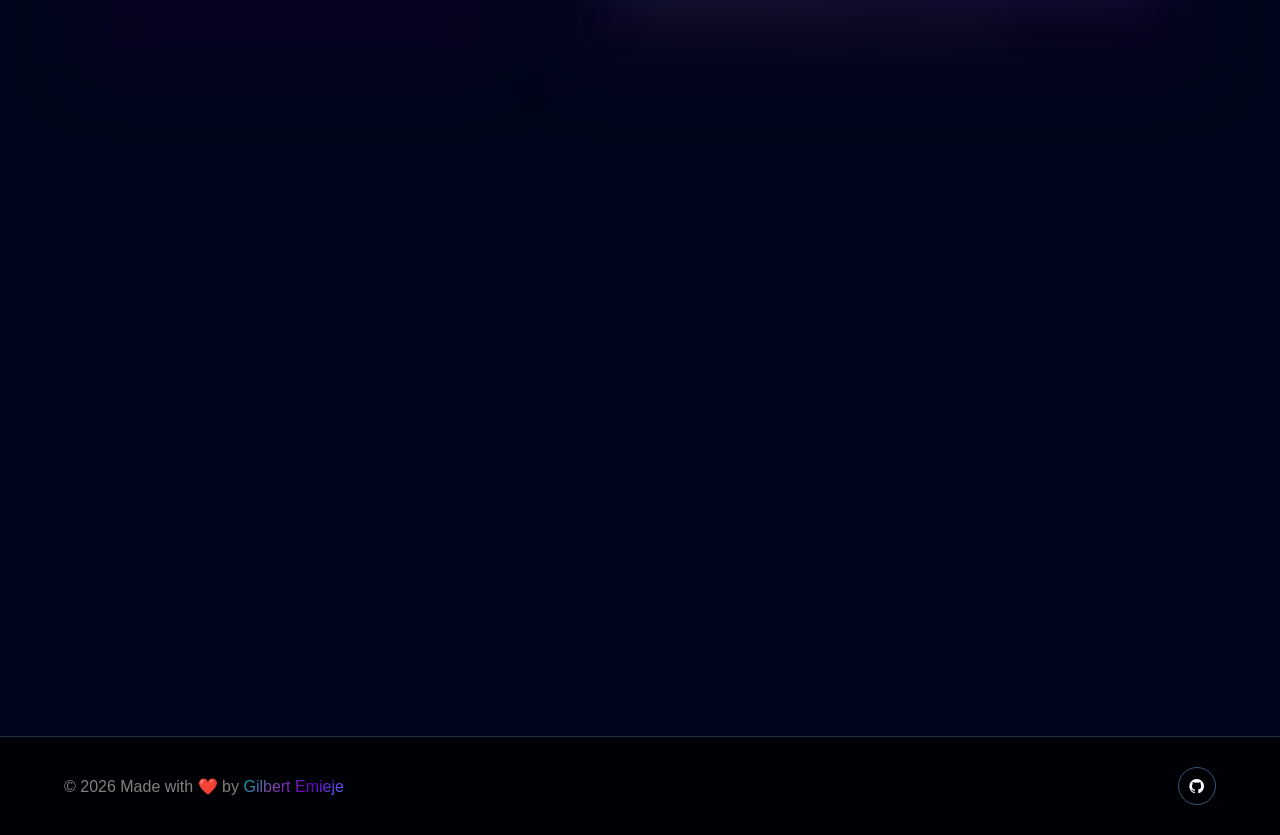
<file: contacts.html>
<!DOCTYPE html>
<html lang="en">
<head>
    <meta charset="UTF-8">
    <meta name="viewport" content="width=device-width, initial-scale=1.0">
    <meta name="description" content="Contact Gilbert Emieje - Get in Touch for Mobile, Web, and AI/ML Development Projects">
    <title>Contact | Gilbert Emieje Developer Portfolio</title>
    
    <link rel="stylesheet" href="style.css">
    <link href='https://unpkg.com/boxicons@2.1.4/css/boxicons.min.css' rel='stylesheet'>
    <link rel="stylesheet" href="https://unpkg.com/aos@next/dist/aos.css" />
</head>
<body>
    <div class="cursor"></div>
    <div class="cursor-follower"></div>

    <div class="container">
        <video class="back-vid" autoplay loop muted playsinline>
            <source src="videos/galaxy.mp4" type="video/mp4">
        </video>

        <header>
            <div class="left">
                <img src="images/logo3.png" alt="WORLDKING Logo">
                <h2><span style="color: #72a1dea2;">WORLDKING</span>Code</h2>
            </div>

            <nav>
                <ul class="nav-menu">
                    <li><a href="index.html">Home</a></li>
                    <li><a href="about.html">About</a></li>
                    <li><a href="skills.html">Skills</a></li>
                    <li><a href="projects.html">Projects</a></li>
                    <li><a href="contacts.html" class="active">Contact</a></li>
                </ul>
            </nav>

            <div class="box-icons">
                <a href="https://github.com/Gilbert-sudo-png" target="_blank"><i class='bx bxl-github'></i></a>
            </div>

            <button class="menu-icon"><i class='bx bx-menu'></i></button>
        </header>

        <aside class="sidebar">
            <button class="close-icon"><i class='bx bx-x'></i></button>
            <nav>
                <ul>
                    <li><a href="index.html">Home</a></li>
                    <li><a href="about.html">About</a></li>
                    <li><a href="skills.html">Skills</a></li>
                    <li><a href="projects.html">Projects</a></li>
                    <li><a href="contacts.html">Contact</a></li>
                </ul>
            </nav>
            <div class="social-sidebar">
                <a href="https://github.com/Gilbert-sudo-png" target="_blank"><i class='bx bxl-github'></i></a>
            </div>
        </aside>

        <!-- Contact Hero -->
        <section class="contact-hero">
            <h1 class="section-title autoDisplay" data-aos="fade-down">
                Let's <span class="gradient">Connect</span>
            </h1>
            <p class="contact-subtitle" data-aos="fade-up">
                I'm always open to discussing new projects, creative ideas, or opportunities
            </p>
        </section>

        <!-- Contact Section -->
        <section class="contact-section">
            <!-- Contact Info -->
            <div class="social-box autoBlur" data-aos="fade-right" data-aos-duration="800">
                <h2>Get in Touch</h2>
                <p class="contact-intro">Feel free to reach out through any of these channels. 
                   I typically respond within 24 hours.</p>
                
                <div class="contact-methods">
                    <a href="tel:+2348023801606" class="contact-method">
                        <div class="contact-icon-box">
                            <i class='bx bxs-phone'></i>
                        </div>
                        <div class="contact-details">
                            <h4>Phone</h4>
                            <p>+234 802 380 1606</p>
                        </div>
                    </a>

                    <a href="mailto:gilbertemieje@gmail.com" class="contact-method">
                        <div class="contact-icon-box">
                            <i class='bx bxs-envelope'></i>
                        </div>
                        <div class="contact-details">
                            <h4>Email</h4>
                            <p>gilbertemieje@gmail.com</p>
                        </div>
                    </a>

                    <a href="https://github.com/Gilbert-sudo-png" target="_blank" class="contact-method">
                        <div class="contact-icon-box">
                            <i class='bx bxl-github'></i>
                        </div>
                        <div class="contact-details">
                            <h4>GitHub</h4>
                            <p>Gilbert-sudo-png</p>
                        </div>
                    </a>
                </div>

                <div class="social-icons-large">
                    <h4>Follow Me</h4>
                    <div class="social-grid">
                        <a href="https://github.com/Gilbert-sudo-png" target="_blank" aria-label="GitHub">
                            <i class='bx bxl-github'></i>
                        </a>
                    </div>
                </div>
            </div>

            <!-- Contact Form -->
            <div class="contact-box autoBlur" data-aos="fade-left" data-aos-duration="800">
                <h2>Send a Message</h2>
                <p class="form-description">Have a project in mind? Fill out the form and I'll get back to you soon.</p>
                
                <form id="contact-form" class="contact-form-enhanced">
                    <div class="form-row">
                        <div class="form-group">
                            <label for="name">
                                <i class='bx bx-user'></i> Full Name *
                            </label>
                            <input 
                                type="text" 
                                id="name" 
                                name="name" 
                                placeholder="John Doe" 
                                required
                                autocomplete="name">
                            <span class="error-message"></span>
                        </div>

                        <div class="form-group">
                            <label for="email">
                                <i class='bx bx-envelope'></i> Email Address *
                            </label>
                            <input 
                                type="email" 
                                id="email" 
                                name="email" 
                                placeholder="john@example.com" 
                                required
                                autocomplete="email">
                            <span class="error-message"></span>
                        </div>
                    </div>

                    <div class="form-group">
                        <label for="subject">
                            <i class='bx bx-bookmark'></i> Subject *
                        </label>
                        <input 
                            type="text" 
                            id="subject" 
                            name="subject" 
                            placeholder="Project Inquiry" 
                            required>
                        <span class="error-message"></span>
                    </div>

                    <div class="form-group">
                        <label for="budget">
                            <i class='bx bx-money'></i> Project Budget (Optional)
                        </label>
                        <select id="budget" name="budget">
                            <option value="">Select budget range</option>
                            <option value="<1000">Less than $1,000</option>
                            <option value="1000-5000">$1,000 - $5,000</option>
                            <option value="5000-10000">$5,000 - $10,000</option>
                            <option value="10000+">$10,000+</option>
                        </select>
                    </div>

                    <div class="form-group">
                        <label for="message">
                            <i class='bx bx-message-detail'></i> Your Message *
                        </label>
                        <textarea 
                            id="message" 
                            name="message" 
                            rows="6" 
                            placeholder="Tell me about your project..." 
                            required></textarea>
                        <span class="error-message"></span>
                        <span class="char-count">0 / 500</span>
                    </div>

                    <button type="submit" class="btn-submit">
                        <i class='bx bx-mail-send'></i> 
                        <span>Send Message</span>
                        <div class="btn-loader"></div>
                    </button>

                    <div class="form-status"></div>
                </form>

                <p class="contact-footer-text">
                    <i class='bx bx-info-circle'></i>
                    Looking to build a new website, improve your existing platform, or bring a unique project to life? 
                    I'm here to help turn your ideas into reality.
                </p>
            </div>
        </section>

        <!-- Map/Location Section -->
        <section class="location-section" data-aos="fade-up">
            <h2 class="section-title">Based in <span class="gradient">Nigeria</span></h2>
            <p class="location-text">Working remotely with clients worldwide</p>
            <div class="location-badges">
                <div class="location-badge">
                    <i class='bx bx-time-five'></i>
                    <span>Available: Mon-Fri, 9AM-6PM WAT</span>
                </div>
                <div class="location-badge">
                    <i class='bx bx-world'></i>
                    <span>Remote Work: Worldwide</span>
                </div>
                <div class="location-badge">
                    <i class='bx bx-coffee'></i>
                    <span>Response Time: &lt; 24 hours</span>
                </div>
            </div>
        </section>

        <footer class="footer">
            <div class="footer-content">
                <div class="footer-left">
                    <p>&copy; 2026 Made with <span class="heart">❤️</span> by <span class="gradient">Gilbert Emieje</span></p>
                </div>
                <div class="box-icons footer-social">
                    <a href="https://github.com/Gilbert-sudo-png" target="_blank"><i class='bx bxl-github'></i></a>
                </div>
            </div>
        </footer>

        <button class="scroll-to-top"><i class='bx bx-up-arrow-alt'></i></button>
    </div>

    <script src="https://unpkg.com/aos@next/dist/aos.js"></script>
    <script src="app.js"></script>
</body>
</html>
</file>
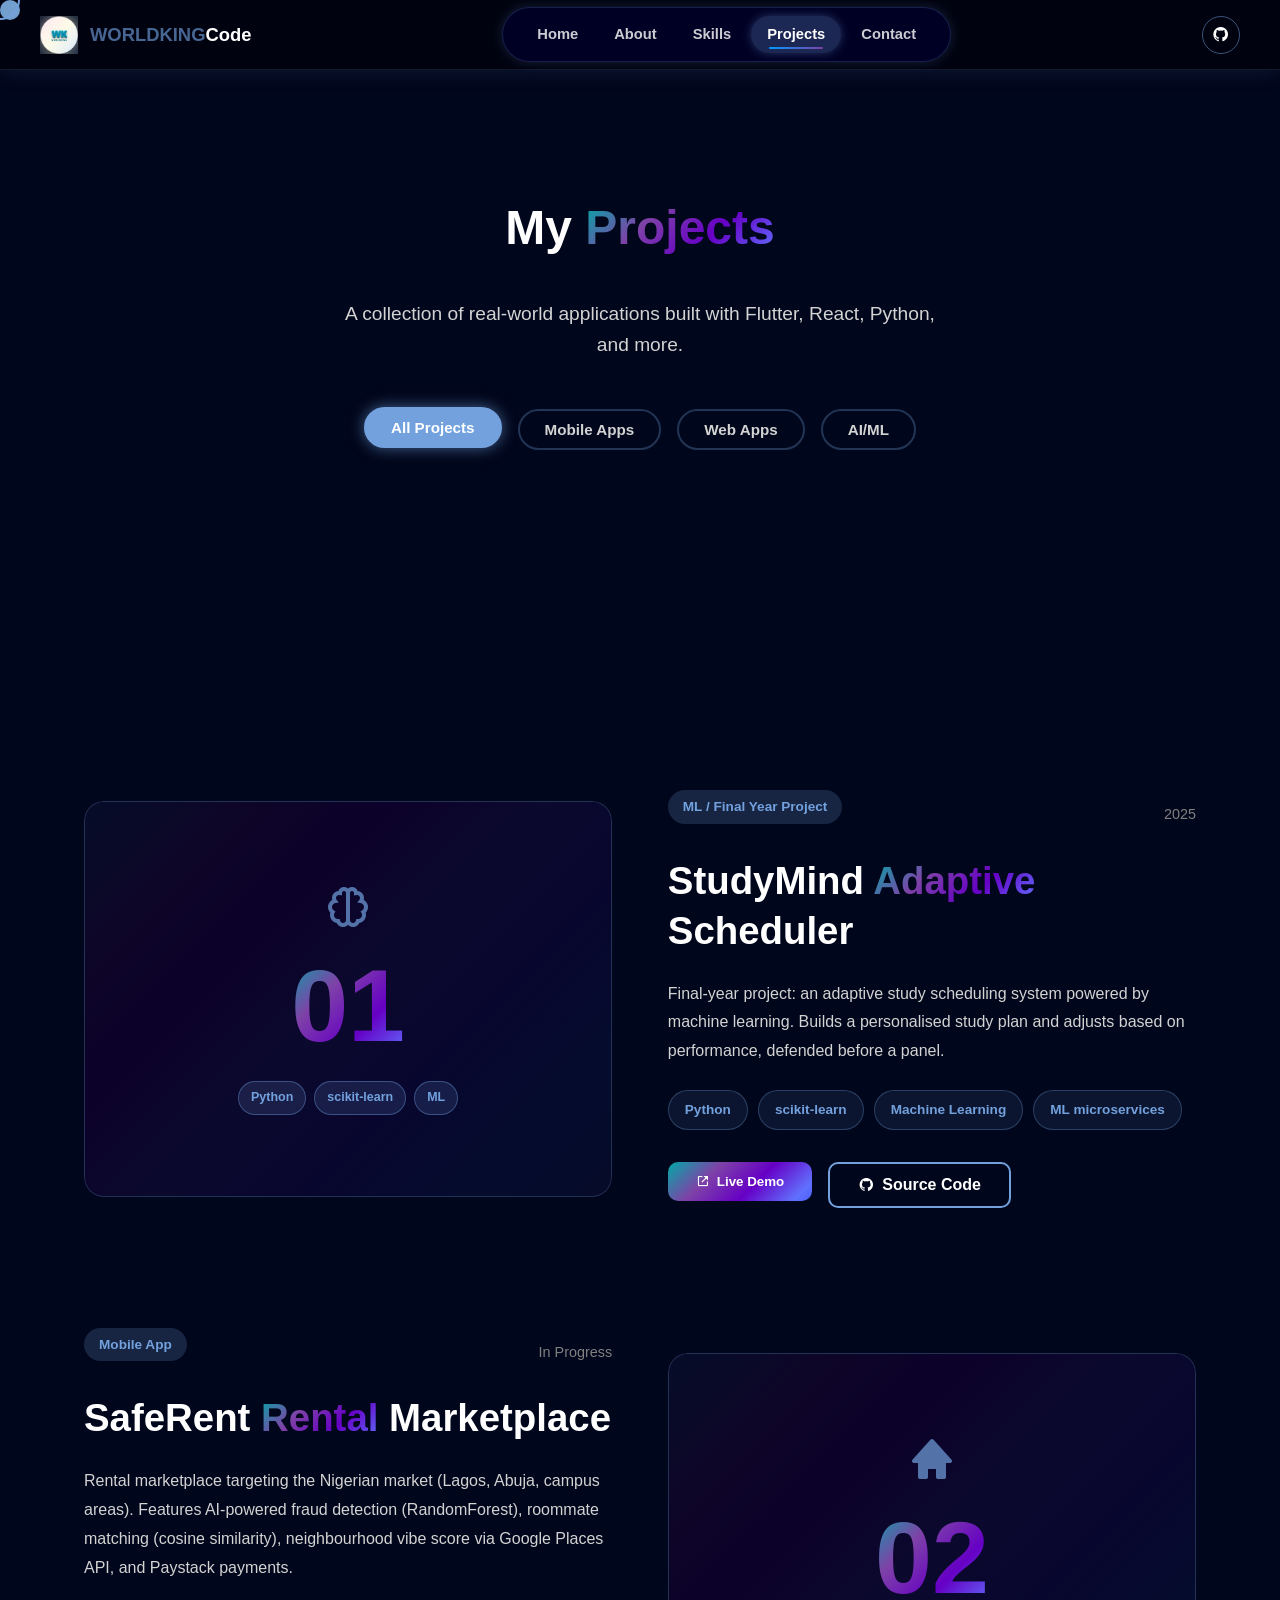
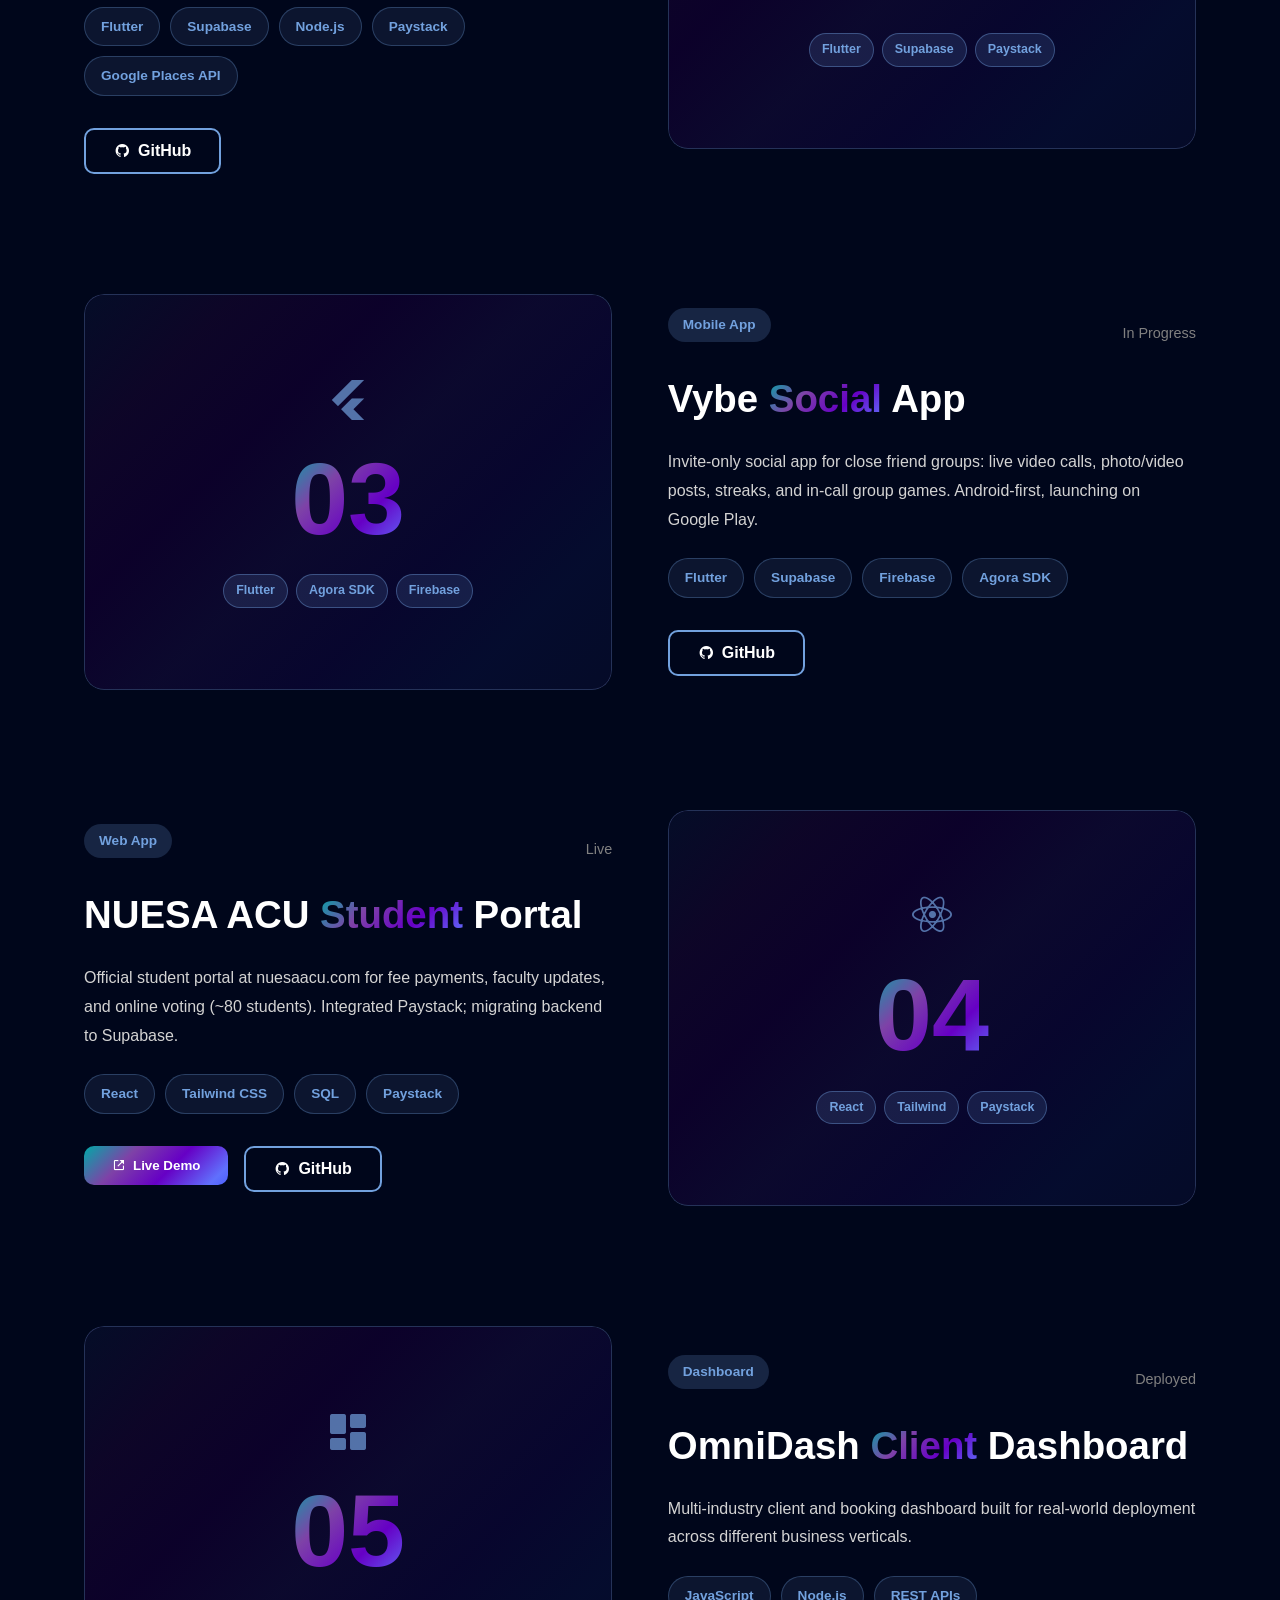
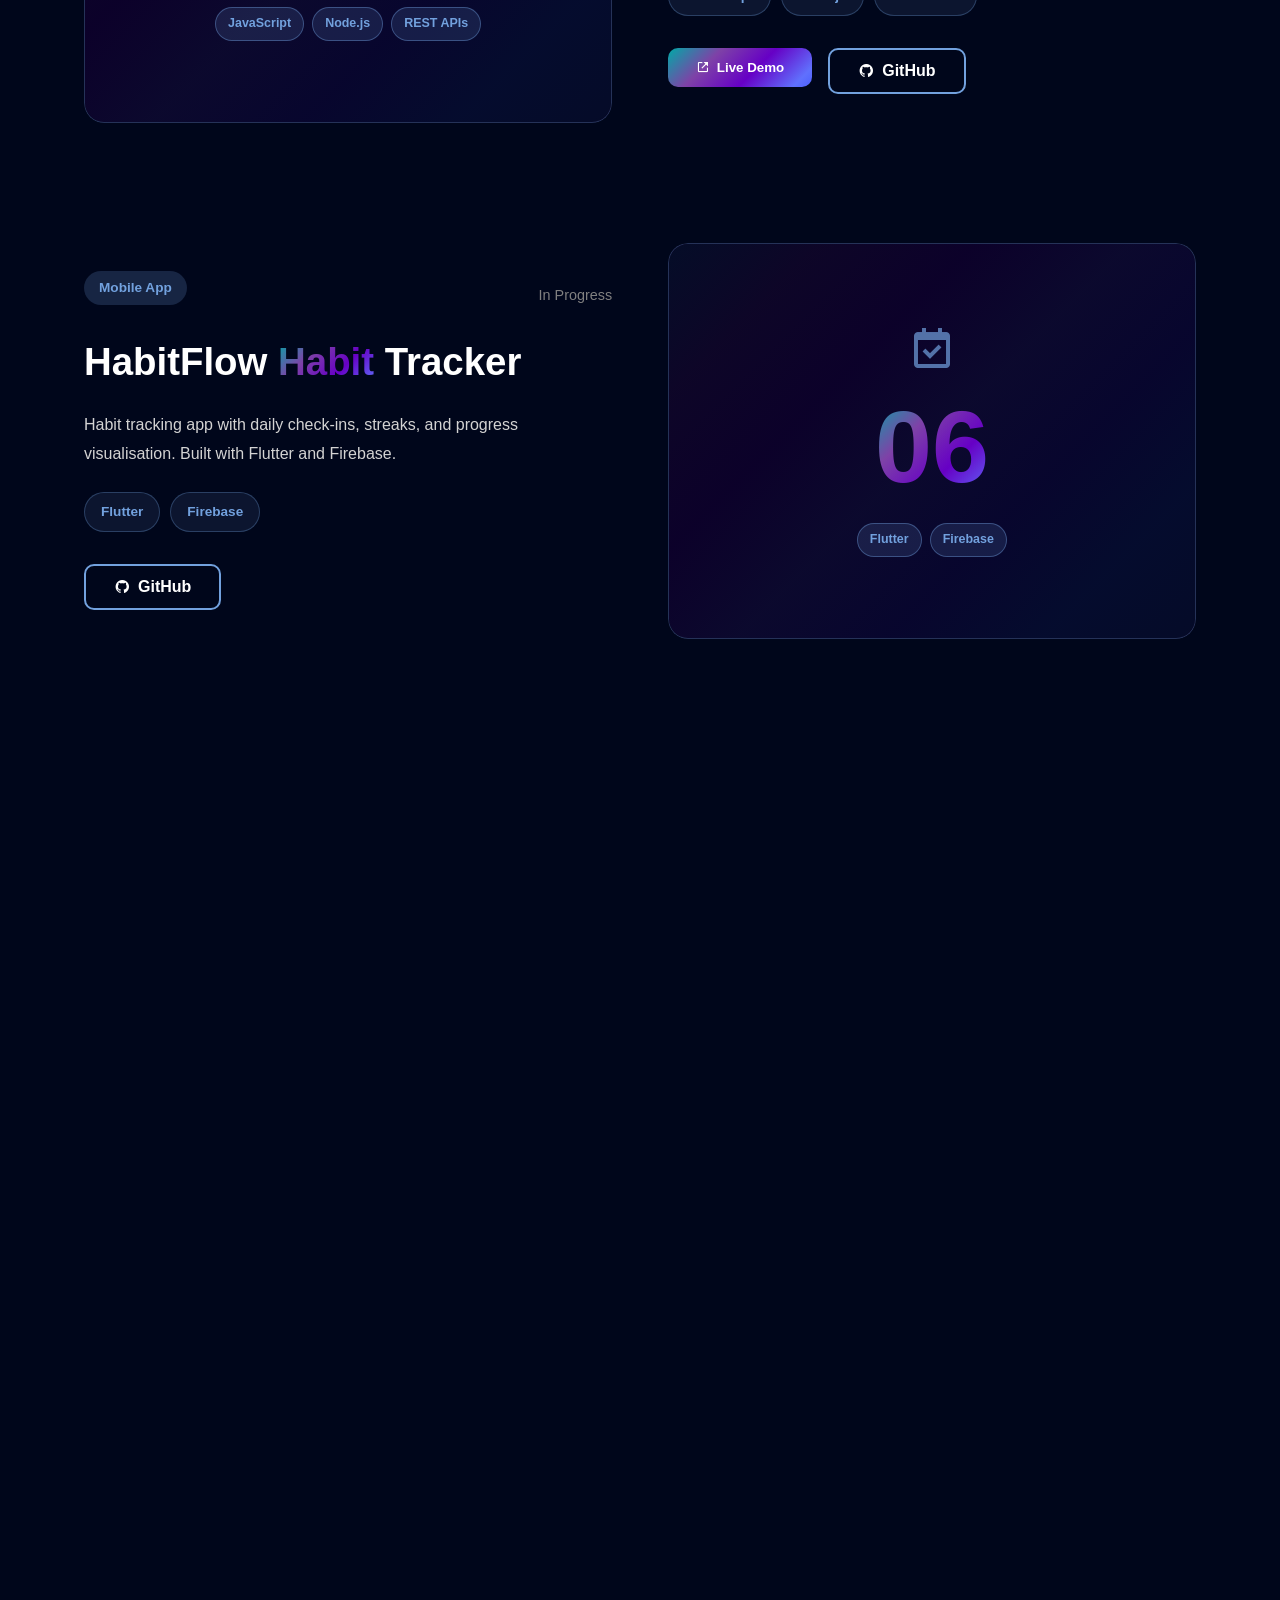
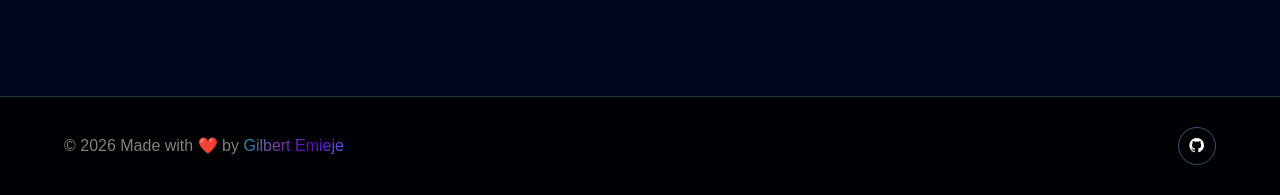
<file: projects.html>
<!DOCTYPE html>
<html lang="en">
<head>
    <meta charset="UTF-8">
    <meta name="viewport" content="width=device-width, initial-scale=1.0">
    <meta name="description" content="Projects by Gilbert Emieje - Flutter mobile apps, React web apps, Python ML systems including StudyMind, SafeRent, Vybe, and NUESA ACU Portal">
    <title>Projects | Gilbert Emieje Developer Portfolio</title>
    
    <link rel="stylesheet" href="style.css">
    <link href='https://unpkg.com/boxicons@2.1.4/css/boxicons.min.css' rel='stylesheet'>
    <link rel="stylesheet" href="https://unpkg.com/aos@next/dist/aos.css" />
</head>
<body>
    <div class="cursor"></div>
    <div class="cursor-follower"></div>

    <div class="container">
        <video class="back-vid" autoplay loop muted playsinline>
            <source src="videos/galaxy.mp4" type="video/mp4">
        </video>

        <header>
            <div class="left">
                <img src="images/logo3.png" alt="WORLDKING Logo">
                <h2><span style="color: #72a1dea2;">WORLDKING</span>Code</h2>
            </div>

            <nav>
                <ul class="nav-menu">
                    <li><a href="index.html">Home</a></li>
                    <li><a href="about.html">About</a></li>
                    <li><a href="skills.html">Skills</a></li>
                    <li><a href="projects.html" class="active">Projects</a></li>
                    <li><a href="contacts.html">Contact</a></li>
                </ul>
            </nav>

            <div class="box-icons">
                <a href="https://github.com/Gilbert-sudo-png" target="_blank" rel="noopener noreferrer"><i class='bx bxl-github'></i></a>
            </div>

            <button class="menu-icon"><i class='bx bx-menu'></i></button>
        </header>

        <aside class="sidebar">
            <button class="close-icon"><i class='bx bx-x'></i></button>
            <nav>
                <ul>
                    <li><a href="index.html">Home</a></li>
                    <li><a href="about.html">About</a></li>
                    <li><a href="skills.html">Skills</a></li>
                    <li><a href="projects.html">Projects</a></li>
                    <li><a href="contacts.html">Contact</a></li>
                </ul>
            </nav>
            <div class="social-sidebar">
                <a href="https://github.com/Gilbert-sudo-png" target="_blank"><i class='bx bxl-github'></i></a>
            </div>
        </aside>

        <!-- Projects Hero -->
        <section class="projects-hero">
            <h1 class="section-title autoDisplay" data-aos="fade-down">
                My <span class="gradient">Projects</span>
            </h1>
            <p class="projects-subtitle" data-aos="fade-up">
                A collection of real-world applications built with Flutter, React, Python, and more.
            </p>
            
            <!-- Project Filters -->
            <div class="project-filters" data-aos="fade-up" data-aos-delay="200">
                <button class="filter-btn active" data-filter="all">All Projects</button>
                <button class="filter-btn" data-filter="mobile">Mobile Apps</button>
                <button class="filter-btn" data-filter="web">Web Apps</button>
                <button class="filter-btn" data-filter="ai">AI/ML</button>
            </div>
        </section>

        <!-- Projects Grid -->
        <section class="my-project projects-page">

            <!-- Project 1 (odd → visual LEFT, text RIGHT) -->
            <article class="project-card proj-odd proj-slide-left proj-hidden" data-category="ai mobile">
                <!-- Visual side -->
                <div class="project-visual">
                    <div class="project-visual-placeholder">
                        <i class="bx bx-brain proj-category-icon"></i>
                        <span class="proj-number">01</span>
                        <div class="proj-visual-tags">
                            <span class="tech-badge">Python</span>
                            <span class="tech-badge">scikit-learn</span>
                            <span class="tech-badge">ML</span>
                        </div>
                    </div>
                </div>
                <!-- Text side -->
                <div class="project-info proj-slide-right proj-hidden">
                    <div class="project-meta">
                        <span class="project-tag">ML / Final Year Project</span>
                        <span class="project-date">2025</span>
                    </div>
                    <h3>StudyMind <span class="gradient">Adaptive</span> Scheduler</h3>
                    <p>Final-year project: an adaptive study scheduling system powered by machine learning. Builds a personalised study plan and adjusts based on performance, defended before a panel.</p>
                    <div class="project-tech">
                        <span class="tech-badge">Python</span>
                        <span class="tech-badge">scikit-learn</span>
                        <span class="tech-badge">Machine Learning</span>
                        <span class="tech-badge">ML microservices</span>
                    </div>
                    <div class="project-links">
                        <a href="#" target="_blank" rel="noopener noreferrer">
                            <button class="btn-project">
                                <i class='bx bx-link-external'></i> Live Demo
                            </button>
                        </a>
                        <a href="https://github.com/Gilbert-sudo-png" target="_blank" rel="noopener noreferrer">
                            <button class="btn-project btn-secondary">
                                <i class='bx bxl-github'></i> Source Code
                            </button>
                        </a>
                    </div>
                </div>
            </article>

            <!-- Project 2 (even → text LEFT, visual RIGHT) -->
            <article class="project-card proj-even proj-slide-right proj-hidden" data-category="mobile">
                <!-- Visual side -->
                <div class="project-visual">
                    <div class="project-visual-placeholder">
                        <i class="bx bxs-home proj-category-icon"></i>
                        <span class="proj-number">02</span>
                        <div class="proj-visual-tags">
                            <span class="tech-badge">Flutter</span>
                            <span class="tech-badge">Supabase</span>
                            <span class="tech-badge">Paystack</span>
                        </div>
                    </div>
                </div>
                <!-- Text side -->
                <div class="project-info proj-slide-left proj-hidden">
                    <div class="project-meta">
                        <span class="project-tag">Mobile App</span>
                        <span class="project-date">In Progress</span>
                    </div>
                    <h3>SafeRent <span class="gradient">Rental</span> Marketplace</h3>
                    <p>Rental marketplace targeting the Nigerian market (Lagos, Abuja, campus areas). Features AI-powered fraud detection (RandomForest), roommate matching (cosine similarity), neighbourhood vibe score via Google Places API, and Paystack payments.</p>
                    <div class="project-tech">
                        <span class="tech-badge">Flutter</span>
                        <span class="tech-badge">Supabase</span>
                        <span class="tech-badge">Node.js</span>
                        <span class="tech-badge">Paystack</span>
                        <span class="tech-badge">Google Places API</span>
                    </div>
                    <div class="project-links">
                        <a href="https://github.com/Gilbert-sudo-png" target="_blank" rel="noopener noreferrer">
                            <button class="btn-project btn-secondary">
                                <i class='bx bxl-github'></i> GitHub
                            </button>
                        </a>
                    </div>
                </div>
            </article>

            <!-- Project 3 (odd → visual LEFT, text RIGHT) -->
            <article class="project-card proj-odd proj-slide-left proj-hidden" data-category="mobile">
                <!-- Visual side -->
                <div class="project-visual">
                    <div class="project-visual-placeholder">
                        <i class="bx bxl-flutter proj-category-icon"></i>
                        <span class="proj-number">03</span>
                        <div class="proj-visual-tags">
                            <span class="tech-badge">Flutter</span>
                            <span class="tech-badge">Agora SDK</span>
                            <span class="tech-badge">Firebase</span>
                        </div>
                    </div>
                </div>
                <!-- Text side -->
                <div class="project-info proj-slide-right proj-hidden">
                    <div class="project-meta">
                        <span class="project-tag">Mobile App</span>
                        <span class="project-date">In Progress</span>
                    </div>
                    <h3>Vybe <span class="gradient">Social</span> App</h3>
                    <p>Invite-only social app for close friend groups: live video calls, photo/video posts, streaks, and in-call group games. Android-first, launching on Google Play.</p>
                    <div class="project-tech">
                        <span class="tech-badge">Flutter</span>
                        <span class="tech-badge">Supabase</span>
                        <span class="tech-badge">Firebase</span>
                        <span class="tech-badge">Agora SDK</span>
                    </div>
                    <div class="project-links">
                        <a href="https://github.com/Gilbert-sudo-png" target="_blank" rel="noopener noreferrer">
                            <button class="btn-project btn-secondary">
                                <i class='bx bxl-github'></i> GitHub
                            </button>
                        </a>
                    </div>
                </div>
            </article>

            <!-- Project 4 (even → text LEFT, visual RIGHT) -->
            <article class="project-card proj-even proj-slide-right proj-hidden" data-category="web">
                <!-- Visual side -->
                <div class="project-visual">
                    <div class="project-visual-placeholder">
                        <i class="bx bxl-react proj-category-icon"></i>
                        <span class="proj-number">04</span>
                        <div class="proj-visual-tags">
                            <span class="tech-badge">React</span>
                            <span class="tech-badge">Tailwind</span>
                            <span class="tech-badge">Paystack</span>
                        </div>
                    </div>
                </div>
                <!-- Text side -->
                <div class="project-info proj-slide-left proj-hidden">
                    <div class="project-meta">
                        <span class="project-tag">Web App</span>
                        <span class="project-date">Live</span>
                    </div>
                    <h3>NUESA ACU <span class="gradient">Student</span> Portal</h3>
                    <p>Official student portal at nuesaacu.com for fee payments, faculty updates, and online voting (~80 students). Integrated Paystack; migrating backend to Supabase.</p>
                    <div class="project-tech">
                        <span class="tech-badge">React</span>
                        <span class="tech-badge">Tailwind CSS</span>
                        <span class="tech-badge">SQL</span>
                        <span class="tech-badge">Paystack</span>
                    </div>
                    <div class="project-links">
                        <a href="https://nuesaacu.com" target="_blank" rel="noopener noreferrer">
                            <button class="btn-project">
                                <i class='bx bx-link-external'></i> Live Demo
                            </button>
                        </a>
                        <a href="https://github.com/Gilbert-sudo-png" target="_blank" rel="noopener noreferrer">
                            <button class="btn-project btn-secondary">
                                <i class='bx bxl-github'></i> GitHub
                            </button>
                        </a>
                    </div>
                </div>
            </article>

            <!-- Project 5 (odd → visual LEFT, text RIGHT) -->
            <article class="project-card proj-odd proj-slide-left proj-hidden" data-category="web">
                <!-- Visual side -->
                <div class="project-visual">
                    <div class="project-visual-placeholder">
                        <i class="bx bxs-dashboard proj-category-icon"></i>
                        <span class="proj-number">05</span>
                        <div class="proj-visual-tags">
                            <span class="tech-badge">JavaScript</span>
                            <span class="tech-badge">Node.js</span>
                            <span class="tech-badge">REST APIs</span>
                        </div>
                    </div>
                </div>
                <!-- Text side -->
                <div class="project-info proj-slide-right proj-hidden">
                    <div class="project-meta">
                        <span class="project-tag">Dashboard</span>
                        <span class="project-date">Deployed</span>
                    </div>
                    <h3>OmniDash <span class="gradient">Client</span> Dashboard</h3>
                    <p>Multi-industry client and booking dashboard built for real-world deployment across different business verticals.</p>
                    <div class="project-tech">
                        <span class="tech-badge">JavaScript</span>
                        <span class="tech-badge">Node.js</span>
                        <span class="tech-badge">REST APIs</span>
                    </div>
                    <div class="project-links">
                        <a href="#" target="_blank" rel="noopener noreferrer">
                            <button class="btn-project">
                                <i class='bx bx-link-external'></i> Live Demo
                            </button>
                        </a>
                        <a href="https://github.com/Gilbert-sudo-png" target="_blank" rel="noopener noreferrer">
                            <button class="btn-project btn-secondary">
                                <i class='bx bxl-github'></i> GitHub
                            </button>
                        </a>
                    </div>
                </div>
            </article>

            <!-- Project 6 (even → text LEFT, visual RIGHT) -->
            <article class="project-card proj-even proj-slide-right proj-hidden" data-category="mobile">
                <!-- Visual side -->
                <div class="project-visual">
                    <div class="project-visual-placeholder">
                        <i class="bx bx-calendar-check proj-category-icon"></i>
                        <span class="proj-number">06</span>
                        <div class="proj-visual-tags">
                            <span class="tech-badge">Flutter</span>
                            <span class="tech-badge">Firebase</span>
                        </div>
                    </div>
                </div>
                <!-- Text side -->
                <div class="project-info proj-slide-left proj-hidden">
                    <div class="project-meta">
                        <span class="project-tag">Mobile App</span>
                        <span class="project-date">In Progress</span>
                    </div>
                    <h3>HabitFlow <span class="gradient">Habit</span> Tracker</h3>
                    <p>Habit tracking app with daily check-ins, streaks, and progress visualisation. Built with Flutter and Firebase.</p>
                    <div class="project-tech">
                        <span class="tech-badge">Flutter</span>
                        <span class="tech-badge">Firebase</span>
                    </div>
                    <div class="project-links">
                        <a href="https://github.com/Gilbert-sudo-png" target="_blank" rel="noopener noreferrer">
                            <button class="btn-project btn-secondary">
                                <i class='bx bxl-github'></i> GitHub
                            </button>
                        </a>
                    </div>
                </div>
            </article>

        </section>

        <!-- CTA Section -->
        <section class="cta-section" data-aos="fade-up">
            <div class="cta-content">
                <h2>Have a project in <span class="gradient">mind</span>?</h2>
                <p>Let's discuss how I can help bring your vision to life</p>
                <button class="btn-cta" onclick="location.href='contacts.html'">
                    <i class='bx bx-conversation'></i> Start a Conversation
                </button>
            </div>
        </section>

        <footer class="footer">
            <div class="footer-content">
                <div class="footer-left">
                    <p>&copy; 2026 Made with <span class="heart">❤️</span> by <span class="gradient">Gilbert Emieje</span></p>
                </div>
                <div class="box-icons footer-social">
                    <a href="https://github.com/Gilbert-sudo-png" target="_blank"><i class='bx bxl-github'></i></a>
                </div>
            </div>
        </footer>

        <button class="scroll-to-top"><i class='bx bx-up-arrow-alt'></i></button>
    </div>

    <script src="https://unpkg.com/aos@next/dist/aos.js"></script>
    <script src="app.js"></script>
</body>
</html>
</file>
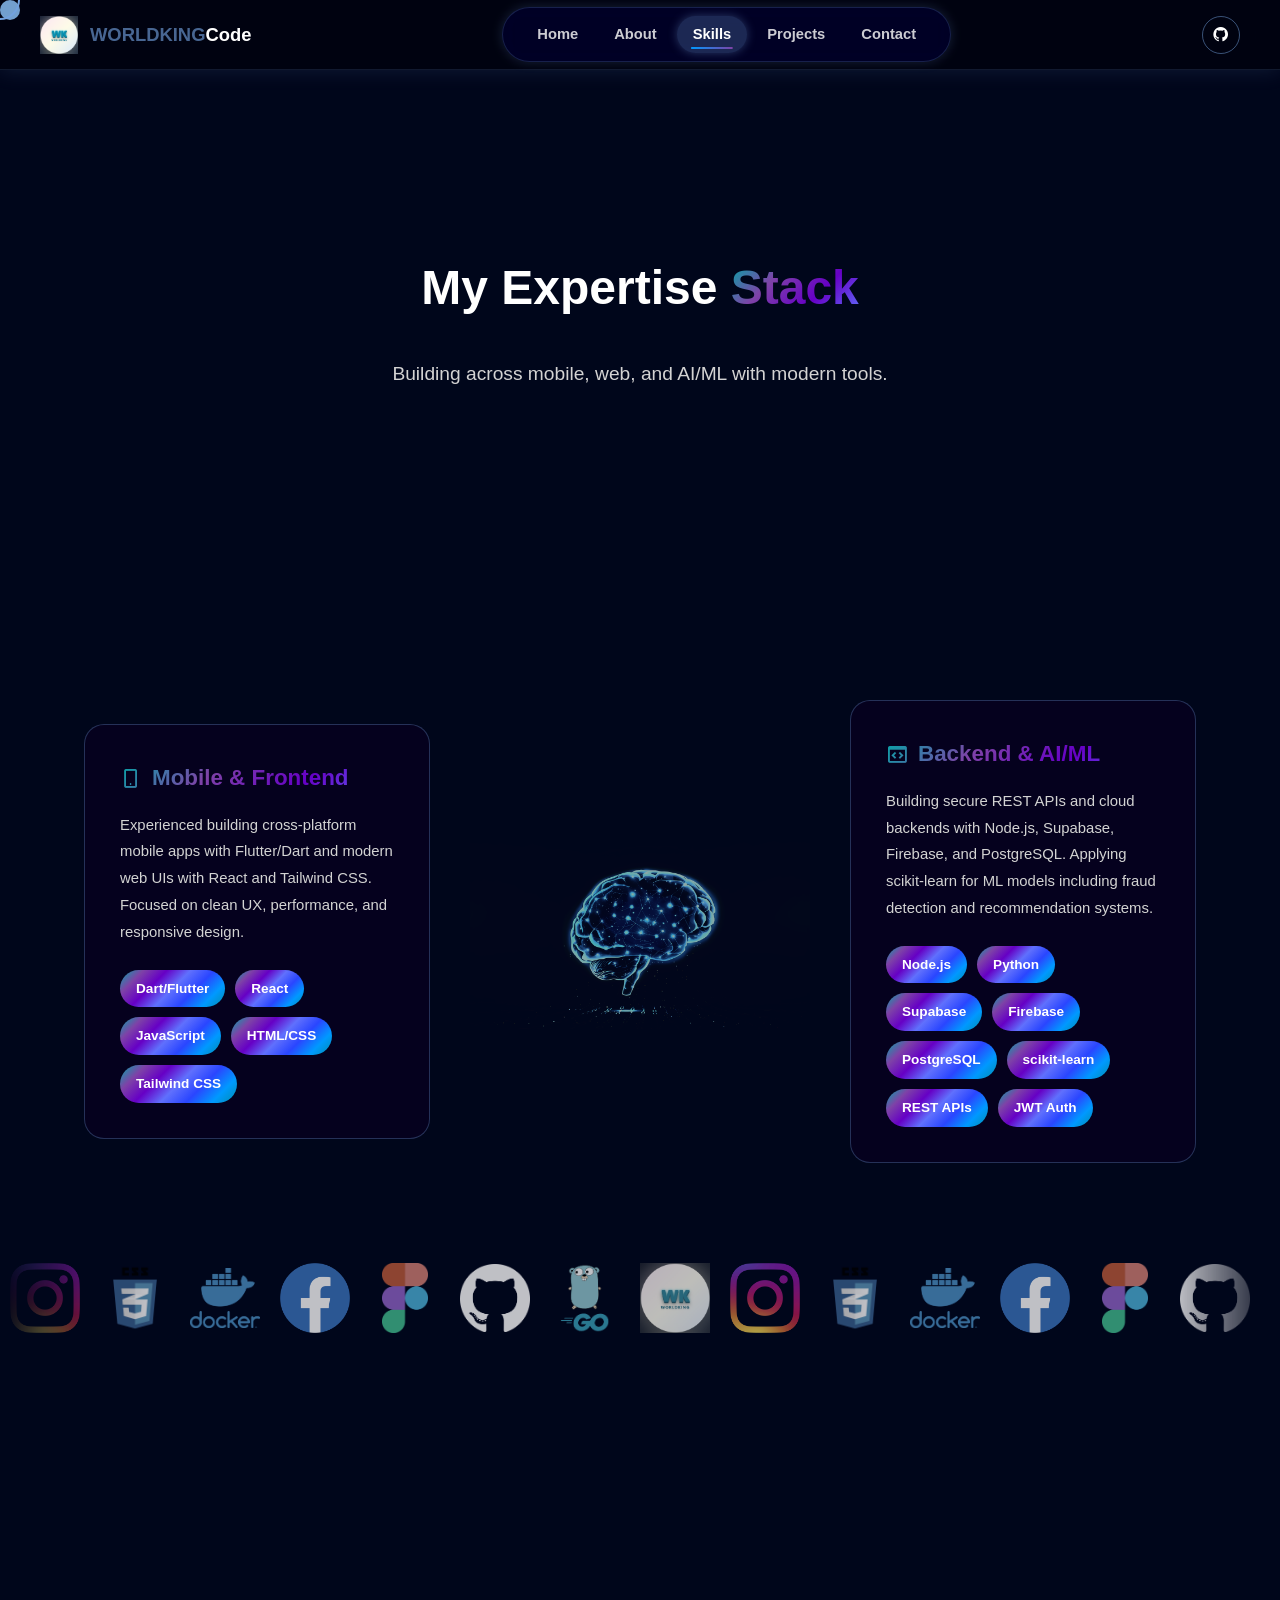
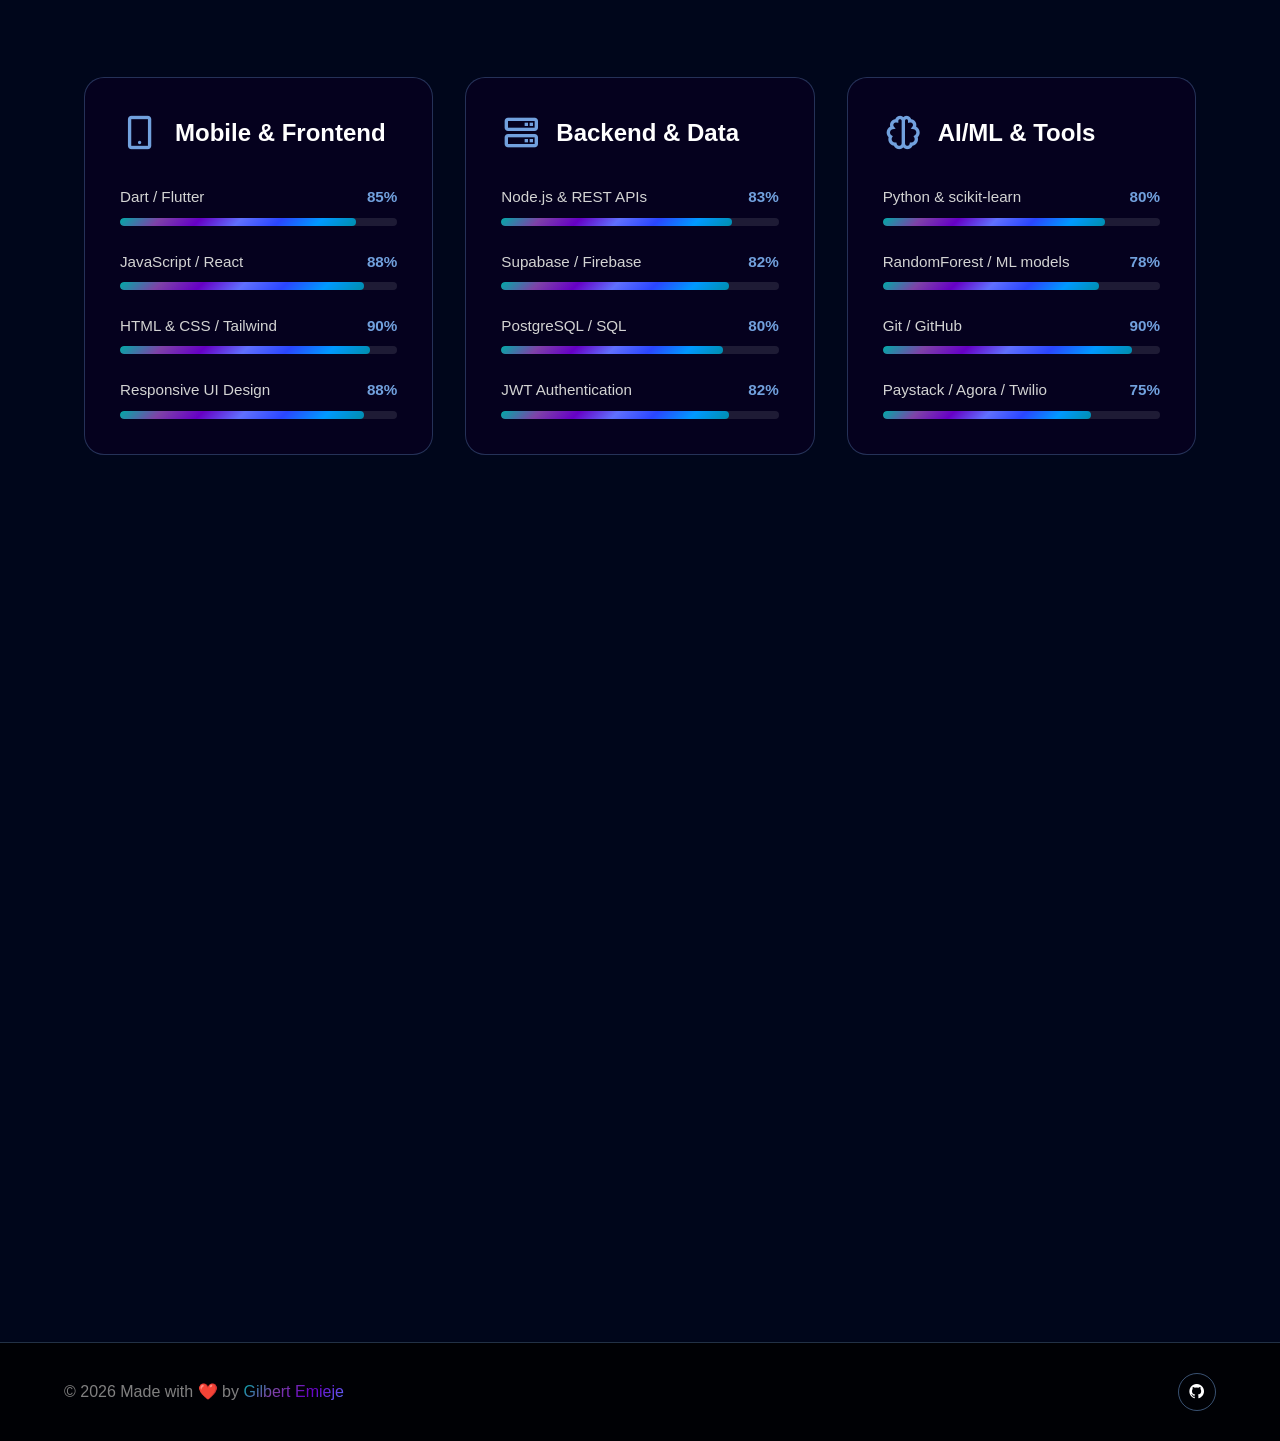
<file: skills.html>
<!DOCTYPE html>
<html lang="en">
<head>
    <meta charset="UTF-8">
    <meta name="viewport" content="width=device-width, initial-scale=1.0">
    <meta name="description" content="Technical Skills - Gilbert Emieje | Dart/Flutter, Python, AI/ML, React, Node.js, Supabase, Firebase">
    <title>Skills | Gilbert Emieje Developer Portfolio</title>
    
    <link rel="stylesheet" href="style.css">
    <link href='https://unpkg.com/boxicons@2.1.4/css/boxicons.min.css' rel='stylesheet'>
    <link rel="stylesheet" href="https://unpkg.com/aos@next/dist/aos.css" />
</head>
<body>
    <div class="cursor"></div>
    <div class="cursor-follower"></div>

    <div class="container">
        <video class="back-vid" autoplay loop muted playsinline>
            <source src="videos/galaxy.mp4" type="video/mp4">
        </video>

        <header>
            <div class="left">
                <img src="images/logo3.png" alt="WORLDKING Logo">
                <h2><span style="color: #72a1dea2;">WORLDKING</span>Code</h2>
            </div>

            <nav>
                <ul class="nav-menu">
                    <li><a href="index.html">Home</a></li>
                    <li><a href="about.html">About</a></li>
                    <li><a href="skills.html" class="active">Skills</a></li>
                    <li><a href="projects.html">Projects</a></li>
                    <li><a href="contacts.html">Contact</a></li>
                </ul>
            </nav>

            <div class="box-icons">
                <a href="https://github.com/Gilbert-sudo-png" target="_blank"><i class='bx bxl-github'></i></a>
            </div>

            <button class="menu-icon"><i class='bx bx-menu'></i></button>
        </header>

        <aside class="sidebar">
            <button class="close-icon"><i class='bx bx-x'></i></button>
            <nav>
                <ul>
                    <li><a href="index.html">Home</a></li>
                    <li><a href="about.html">About</a></li>
                    <li><a href="skills.html">Skills</a></li>
                    <li><a href="projects.html">Projects</a></li>
                    <li><a href="contacts.html">Contact</a></li>
                </ul>
            </nav>
            <div class="social-sidebar">
                <a href="https://github.com/Gilbert-sudo-png" target="_blank"><i class='bx bxl-github'></i></a>
            </div>
        </aside>

        <!-- Skills Hero -->
        <section class="skills-hero">
            <h1 class="section-title autoDisplay" data-aos="fade-down">
                My Expertise <span class="gradient">Stack</span>
            </h1>
            <p class="skills-subtitle" data-aos="fade-up">
                Building across mobile, web, and AI/ML with modern tools.
            </p>
        </section>

        <!-- Main Skills Section -->
        <section class="skills-section">

            <!-- Brain image + two cards side by side -->
            <div class="skills-brain-wrap">
                <div class="Designer" data-aos="fade-right">
                    <h2 class="gradient"><i class='bx bx-mobile-alt'></i> Mobile &amp; Frontend</h2>
                    <p>Experienced building cross-platform mobile apps with Flutter/Dart and modern web UIs with React and Tailwind CSS. Focused on clean UX, performance, and responsive design.</p>
                    <div class="skill-badges">
                        <span class="skill-badge">Dart/Flutter</span>
                        <span class="skill-badge">React</span>
                        <span class="skill-badge">JavaScript</span>
                        <span class="skill-badge">HTML/CSS</span>
                        <span class="skill-badge">Tailwind CSS</span>
                    </div>
                </div>

                <img class="skills-image autoDisplay" src="images/digital-brain.png" alt="Digital Brain Skills Visualization">

                <div class="coder" data-aos="fade-left">
                    <h2 class="gradient"><i class='bx bx-code-block'></i> Backend &amp; AI/ML</h2>
                    <p>Building secure REST APIs and cloud backends with Node.js, Supabase, Firebase, and PostgreSQL. Applying scikit-learn for ML models including fraud detection and recommendation systems.</p>
                    <div class="skill-badges">
                        <span class="skill-badge">Node.js</span>
                        <span class="skill-badge">Python</span>
                        <span class="skill-badge">Supabase</span>
                        <span class="skill-badge">Firebase</span>
                        <span class="skill-badge">PostgreSQL</span>
                        <span class="skill-badge">scikit-learn</span>
                        <span class="skill-badge">REST APIs</span>
                        <span class="skill-badge">JWT Auth</span>
                    </div>
                </div>
            </div>

            <!-- Infinite-loop tech icon slider -->
            <div class="slider-track">
                <div class="slider-list">
                    <!-- Original set -->
                    <div class="slider-item"><img src="images/1.png"    alt="HTML5"></div>
                    <div class="slider-item"><img src="images/2.png"    alt="CSS3"></div>
                    <div class="slider-item"><img src="images/3.webp"   alt="JavaScript"></div>
                    <div class="slider-item"><img src="images/4.webp"   alt="React"></div>
                    <div class="slider-item"><img src="images/5.png"    alt="Node.js"></div>
                    <div class="slider-item"><img src="images/7.png"    alt="Git"></div>
                    <div class="slider-item"><img src="images/8.png"    alt="Figma"></div>
                    <div class="slider-item"><img src="images/logo3.png" alt="WORLDKING"></div>
                    <!-- Duplicate set — makes the loop seamless -->
                    <div class="slider-item"><img src="images/1.png"    alt="HTML5"></div>
                    <div class="slider-item"><img src="images/2.png"    alt="CSS3"></div>
                    <div class="slider-item"><img src="images/3.webp"   alt="JavaScript"></div>
                    <div class="slider-item"><img src="images/4.webp"   alt="React"></div>
                    <div class="slider-item"><img src="images/5.png"    alt="Node.js"></div>
                    <div class="slider-item"><img src="images/7.png"    alt="Git"></div>
                    <div class="slider-item"><img src="images/8.png"    alt="Figma"></div>
                    <div class="slider-item"><img src="images/logo3.png" alt="WORLDKING"></div>
                </div>
            </div>

        </section>

        <!-- Detailed Skills Grid -->
        <section class="detailed-skills">
            <h2 class="section-title autoDisplay">
                Technical <span class="gradient">Proficiency</span>
            </h2>

            <div class="skills-categories">
                <!-- Mobile & Frontend Category -->
                <div class="skill-category" data-aos="fade-up" data-aos-duration="800">
                    <div class="category-header">
                        <i class='bx bx-mobile-alt'></i>
                        <h3>Mobile &amp; Frontend</h3>
                    </div>
                    <div class="skill-items">
                        <div class="skill-item">
                            <div class="skill-info">
                                <span>Dart / Flutter</span>
                                <span class="skill-percentage">85%</span>
                            </div>
                            <div class="skill-bar">
                                <div class="skill-progress" data-progress="85"></div>
                            </div>
                        </div>
                        <div class="skill-item">
                            <div class="skill-info">
                                <span>JavaScript / React</span>
                                <span class="skill-percentage">88%</span>
                            </div>
                            <div class="skill-bar">
                                <div class="skill-progress" data-progress="88"></div>
                            </div>
                        </div>
                        <div class="skill-item">
                            <div class="skill-info">
                                <span>HTML &amp; CSS / Tailwind</span>
                                <span class="skill-percentage">90%</span>
                            </div>
                            <div class="skill-bar">
                                <div class="skill-progress" data-progress="90"></div>
                            </div>
                        </div>
                        <div class="skill-item">
                            <div class="skill-info">
                                <span>Responsive UI Design</span>
                                <span class="skill-percentage">88%</span>
                            </div>
                            <div class="skill-bar">
                                <div class="skill-progress" data-progress="88"></div>
                            </div>
                        </div>
                    </div>
                </div>

                <!-- Backend & Data Category -->
                <div class="skill-category" data-aos="fade-up" data-aos-duration="900">
                    <div class="category-header">
                        <i class='bx bx-server'></i>
                        <h3>Backend &amp; Data</h3>
                    </div>
                    <div class="skill-items">
                        <div class="skill-item">
                            <div class="skill-info">
                                <span>Node.js &amp; REST APIs</span>
                                <span class="skill-percentage">83%</span>
                            </div>
                            <div class="skill-bar">
                                <div class="skill-progress" data-progress="83"></div>
                            </div>
                        </div>
                        <div class="skill-item">
                            <div class="skill-info">
                                <span>Supabase / Firebase</span>
                                <span class="skill-percentage">82%</span>
                            </div>
                            <div class="skill-bar">
                                <div class="skill-progress" data-progress="82"></div>
                            </div>
                        </div>
                        <div class="skill-item">
                            <div class="skill-info">
                                <span>PostgreSQL / SQL</span>
                                <span class="skill-percentage">80%</span>
                            </div>
                            <div class="skill-bar">
                                <div class="skill-progress" data-progress="80"></div>
                            </div>
                        </div>
                        <div class="skill-item">
                            <div class="skill-info">
                                <span>JWT Authentication</span>
                                <span class="skill-percentage">82%</span>
                            </div>
                            <div class="skill-bar">
                                <div class="skill-progress" data-progress="82"></div>
                            </div>
                        </div>
                    </div>
                </div>

                <!-- AI/ML & Tools Category -->
                <div class="skill-category" data-aos="fade-up" data-aos-duration="1000">
                    <div class="category-header">
                        <i class='bx bx-brain'></i>
                        <h3>AI/ML &amp; Tools</h3>
                    </div>
                    <div class="skill-items">
                        <div class="skill-item">
                            <div class="skill-info">
                                <span>Python &amp; scikit-learn</span>
                                <span class="skill-percentage">80%</span>
                            </div>
                            <div class="skill-bar">
                                <div class="skill-progress" data-progress="80"></div>
                            </div>
                        </div>
                        <div class="skill-item">
                            <div class="skill-info">
                                <span>RandomForest / ML models</span>
                                <span class="skill-percentage">78%</span>
                            </div>
                            <div class="skill-bar">
                                <div class="skill-progress" data-progress="78"></div>
                            </div>
                        </div>
                        <div class="skill-item">
                            <div class="skill-info">
                                <span>Git / GitHub</span>
                                <span class="skill-percentage">90%</span>
                            </div>
                            <div class="skill-bar">
                                <div class="skill-progress" data-progress="90"></div>
                            </div>
                        </div>
                        <div class="skill-item">
                            <div class="skill-info">
                                <span>Paystack / Agora / Twilio</span>
                                <span class="skill-percentage">75%</span>
                            </div>
                            <div class="skill-bar">
                                <div class="skill-progress" data-progress="75"></div>
                            </div>
                        </div>
                    </div>
                </div>
            </div>
        </section>

        <!-- CTA -->
        <section class="cta-section" data-aos="fade-up">
            <div class="cta-content">
                <h2>Let's build something <span class="gradient">extraordinary</span></h2>
                <p>Ready to turn your vision into reality with cutting-edge technology</p>
                <button class="btn-cta" onclick="location.href='contacts.html'">
                    <i class='bx bx-message-dots'></i> Hire Me
                </button>
            </div>
        </section>

        <footer class="footer">
            <div class="footer-content">
                <div class="footer-left">
                    <p>&copy; 2026 Made with <span class="heart">❤️</span> by <span class="gradient">Gilbert Emieje</span></p>
                </div>
                <div class="box-icons footer-social">
                    <a href="https://github.com/Gilbert-sudo-png" target="_blank"><i class='bx bxl-github'></i></a>
                </div>
            </div>
        </footer>

        <button class="scroll-to-top"><i class='bx bx-up-arrow-alt'></i></button>
    </div>

    <script src="https://unpkg.com/aos@next/dist/aos.js"></script>
    <script src="app.js"></script>
</body>
</html>
</file>
<file: style.css>
/* ===============================================
   ENHANCED WORLDKING PORTFOLIO - CSS
   =============================================== */

/* CSS Variables */
:root {
    --primary-color: #72a1de;
    --primary-dark: #5a8bc7;
    --secondary-color: #6070fd;
    --accent-color: #0099ff;
    --gradient-1: linear-gradient(135deg, #00aaa7, #7e42a7, #6600c5, #6070fd, #2a46ff, #0099ff, #008ead);
    --bg-dark: #001f7c38;
    --bg-card: #080020b7;
    --text-primary: #ffffff;
    --text-secondary: lightgray;
    --text-muted: gray;
    --border-color: rgba(114, 161, 222, 0.3);
    --shadow-sm: 0 5px 15px rgba(0, 0, 0, 0.2);
    --shadow-md: 0 10px 30px rgba(0, 0, 0, 0.3);
    --shadow-lg: 0 20px 60px rgba(0, 0, 0, 0.4);
    --shadow-glow: 0 0 15px rgba(114, 161, 222, 0.6);
    --transition-fast: 0.2s ease;
    --transition-normal: 0.3s ease;
    --transition-slow: 0.5s ease;
}

/* Reset & Base Styles */
*, *::before, *::after {
    margin: 0;
    padding: 0;
    box-sizing: border-box;
}

html {
    scroll-behavior: smooth;
    overflow-x: hidden;
}

body {
    font-family: 'Segoe UI', Tahoma, Geneva, Verdana, sans-serif;
    color: var(--text-secondary);
    background-color: #000;
    overflow-x: hidden;
    line-height: 1.6;
}

/* Selection */
::selection {
    background-color: var(--primary-color);
    color: white;
}

::-webkit-scrollbar {
    width: 10px;
}

::-webkit-scrollbar-track {
    background: #0a0a0a;
}

::-webkit-scrollbar-thumb {
    background: var(--primary-color);
}

::-webkit-scrollbar-thumb:hover {
    background: var(--primary-dark);
}

/* Custom Cursor */
.cursor,
.cursor-follower {
    width: 20px;
    height: 20px;
    border-radius: 50%;
    position: fixed;
    pointer-events: none;
    z-index: 9999;
    transition: transform 0.2s ease, opacity 0.3s ease;
    display: none;
}

.cursor {
    background: var(--primary-color);
    mix-blend-mode: difference;
}

.cursor-follower {
    width: 40px;
    height: 40px;
    border: 2px solid var(--primary-color);
    background: transparent;
    transition: transform 0.4s ease;
}

@media (hover: hover) {
    .cursor,
    .cursor-follower {
        display: block;
    }
}

.cursor.hover,
.cursor-follower.hover {
    transform: scale(1.5);
}

/* Loading Screen */
.loading-screen {
    position: fixed;
    inset: 0;
    background: #000;
    z-index: 10000;
    display: flex;


    align-items: center;
    justify-content: center;
    opacity: 1;
    transition: opacity 0.5s ease;
}

.loading-screen.hidden {
    opacity: 0;
    pointer-events: none;
}

.loading-content {
    text-align: center;
}

.loading-logo {
    font-size: 2rem;
    font-weight: bold;
    margin-bottom: 2rem;
    display: flex;
    flex-direction: column;
    align-items: center;
    gap: 1rem;
}

.loading-circle {
    width: 80px;
    height: 80px;
    border: 4px solid rgba(114, 161, 222, 0.2);
    border-top-color: var(--primary-color);
    border-radius: 50%;
    animation: spin 1s linear infinite;
}

@keyframes spin {
    to { transform: rotate(360deg); }
}

.loading-bar {
    width: 200px;
    height: 4px;
    background: rgba(114, 161, 222, 0.2);
    border-radius: 2px;
    overflow: hidden;
    margin: 0 auto 1rem;
}

.loading-progress {
    height: 100%;
    background: var(--gradient-1);
    background-size: 200% 100%;
    animation: loading 2s ease-in-out infinite;
}

@keyframes loading {
    0% { width: 0%; }
    50% { width: 70%; }
    100% { width: 100%; }
}

.loading-text {
    color: var(--text-muted);
    font-size: 0.9rem;
}

/* Container */
.container {
    position: relative;
    width: 100%;
    min-height: 100vh;
    display: flex;
    flex-direction: column;
    align-items: center;
    gap: 100px;
    background-color: var(--bg-dark);
}

/* Background Video */
.back-vid {
    position: fixed;
    right: 0;
    bottom: 0;
    min-width: 100%;
    min-height: 100%;
    z-index: -1;
    mix-blend-mode: overlay;
    object-fit: cover;
}

/* Header/Navigation */
header {
    display: flex;
    position: fixed;
    top: 0;
    left: 0;
    right: 0;
    align-items: center;
    justify-content: space-between;
    padding: 0 30px;
    height: 70px;
    background-color: rgba(255, 255, 255, 0.05);
    backdrop-filter: blur(10px);
    box-shadow: var(--shadow-glow);
    z-index: 999;
    transition: all var(--transition-normal);
}

header.scrolled {
    height: 60px;
    background-color: rgba(0, 0, 0, 0.8);
}

.left {
    display: flex;
    align-items: center;
    gap: 15px;
}

.left img {
    width: 40px;
    height: 40px;
    object-fit: contain;
    transition: transform var(--transition-normal);
}

.left img:hover {
    transform: rotate(360deg) scale(1.1);
}

.left h2 {
    font-size: 1.2rem;
    font-weight: 700;
    color: white;
}

/* Navigation Menu */
.nav-menu {
    display: flex;
    justify-content: center;
    align-items: center;
    gap: 2rem;
    padding: 12px 25px;
    border-radius: 50px;
    background-color: rgba(0, 0, 69, 0.4);
    backdrop-filter: blur(10px);
    box-shadow: 0 0 10px rgba(114, 161, 222, 0.4);
    list-style: none;
}

.nav-menu li a {
    text-decoration: none;
    color: white;
    font-weight: 600;
    font-size: 0.95rem;
    transition: all var(--transition-normal);
    position: relative;
    padding: 5px 10px;
}

.nav-menu li a::after {
    content: '';
    position: absolute;
    bottom: 0;
    left: 50%;
    transform: translateX(-50%);
    width: 0;
    height: 2px;
    background: var(--gradient-1);
    transition: width var(--transition-normal);
}

.nav-menu li a:hover::after,
.nav-menu li a.active::after {
    width: 100%;
}

.nav-menu li a:hover {
    color: var(--primary-color);
    text-shadow: var(--shadow-glow);
}

/* Social Icons */
.box-icons {
    display: flex;
    gap: 15px;
    align-items: center;
}

.box-icons a {
    display: flex;
    align-items: center;
    justify-content: center;
    font-size: 20px;
    width: 40px;
    height: 40px;
    border: 2px solid var(--primary-color);
    border-radius: 50%;
    color: white;
    cursor: pointer;
    transition: all var(--transition-normal);
}

.box-icons a:hover {
    background-color: var(--primary-color);
    color: black;
    box-shadow: var(--shadow-glow);
    transform: translateY(-3px) scale(1.05);
}

/* Mobile Menu Icon */
.menu-icon {
    font-size: 30px;
    color: white;
    cursor: pointer;
    display: none;
    background: none;
    border: none;
    transition: transform var(--transition-normal);
}

.menu-icon:hover {
    transform: scale(1.1);
    color: var(--primary-color);
}

/* Mobile Sidebar */
.sidebar {
    position: fixed;
    right: 0;
    top: 0;
    width: 0;
    height: 0;
    background-color: rgba(0, 0, 0, 0.95);
    backdrop-filter: blur(20px);
    z-index: 9999;
    box-shadow: var(--shadow-lg);
    opacity: 0;
    border-bottom-left-radius: 100%;
    overflow: hidden;
    transition: all 0.5s cubic-bezier(0.68, -0.55, 0.27, 1.55);
}

.sidebar.open-sidebar {
    width: 100%;
    height: 100%;
    opacity: 1;
    border-radius: 0;
}

.close-icon {
    font-size: 40px;
    color: white;
    padding: 20px;
    cursor: pointer;
    background: none;
    border: none;
    transition: all var(--transition-normal);
}

.close-icon:hover {
    color: var(--primary-color);
    transform: rotate(90deg);
}

.sidebar ul {
    padding: 40px 30px;
    list-style: none;
}

.sidebar ul li {
    margin-bottom: 30px;
    opacity: 0;
    transform: translateX(50px);
}

.sidebar.open-sidebar ul li {
    animation: slideInRight 0.5s forwards;
}

.sidebar.open-sidebar ul li:nth-child(1) { animation-delay: 0.1s; }
.sidebar.open-sidebar ul li:nth-child(2) { animation-delay: 0.2s; }
.sidebar.open-sidebar ul li:nth-child(3) { animation-delay: 0.3s; }
.sidebar.open-sidebar ul li:nth-child(4) { animation-delay: 0.4s; }
.sidebar.open-sidebar ul li:nth-child(5) { animation-delay: 0.5s; }

@keyframes slideInRight {
    to {
        opacity: 1;
        transform: translateX(0);
    }
}

.sidebar ul li a {
    text-decoration: none;
    color: white;
    font-size: 2rem;
    font-weight: 800;
    text-shadow: 0 0 20px rgba(114, 161, 222, 0.5);
    transition: all var(--transition-normal);
    display: inline-block;
}

.sidebar ul li a:hover {
    color: var(--primary-color);
    transform: translateX(10px);
}

.social-sidebar {
    padding: 20px 30px;
    display: flex;
    gap: 20px;
}

.social-sidebar a {
    font-size: 35px;
    color: white;
    transition: all var(--transition-normal);
}

.social-sidebar a:hover {
    color: var(--primary-color);
    transform: translateY(-5px) scale(1.1);
}

/* Blackhole Effect */
.blackhole-box {
    position: absolute;
    top: 0;
    width: 100%;
    display: flex;
    justify-content: center;
    z-index: -1;
    mix-blend-mode: lighten;
    pointer-events: none;
}

.blackhole-box video {
    width: 100%;
    margin-top: -23.5%;
}

/* Gradient Text Animation */
.gradient,
.gradient-text {
    background: var(--gradient-1);
    background-size: 200% 200%;
    background-clip: text;
    -webkit-background-clip: text;
    -webkit-text-fill-color: transparent;
    animation: gradient-flow 3s ease infinite;
}

@keyframes gradient-flow {
    0%, 100% { background-position: 0% 50%; }
    50% { background-position: 100% 50%; }
}

/* Hero Section */
.hero {
    position: relative;
    display: flex;
    width: 100%;
    min-height: 100vh;
    align-items: center;
    justify-content: space-between;
    padding: 120px 5% 60px;
    gap: 4rem;
}

.hero-info {
    flex: 1;
    max-width: 650px;
}

.hero-badge {
    display: inline-flex;
    align-items: center;
    gap: 8px;
    color: var(--primary-color);
    padding: 10px 20px;
    border-radius: 50px;
    border: 1px solid rgba(114, 161, 222, 0.5);
    background-color: rgba(34, 0, 73, 0.4);
    box-shadow: 0 0 15px rgba(114, 161, 222, 0.3);
    font-size: 0.9rem;
    font-weight: 600;
    margin-bottom: 1.5rem;
}

.hero-info h1 {
    font-size: clamp(2.5rem, 5vw, 4rem);
    font-weight: 800;
    line-height: 1.2;
    margin-bottom: 1.5rem;
    color: white;
}

.hero-info p {
    font-size: 1.1rem;
    line-height: 1.8;
    margin-bottom: 2rem;
    color: var(--text-secondary);
    max-width: 600px;
}

.hero-buttons {
    display: flex;
    gap: 1rem;
    margin-bottom: 3rem;
    flex-wrap: wrap;
}

.btn-primary,
.btn-secondary,
.btn-cta {
    padding: 15px 35px;
    border-radius: 10px;
    font-size: 1rem;
    font-weight: 600;
    cursor: pointer;
    transition: all var(--transition-normal);
    border: none;
    display: inline-flex;
    align-items: center;
    gap: 8px;
}

.btn-primary {
    background: var(--gradient-1);
    background-size: 200%;
    color: white;
    border: 1px solid transparent;
    box-shadow: 0 5px 20px rgba(114, 161, 222, 0.4);
}

.btn-primary:hover {
    transform: translateY(-3px);
    box-shadow: 0 8px 30px rgba(114, 161, 222, 0.6);
    background-position: right center;
}

.btn-secondary {
    background: transparent;
    color: white;
    border: 2px solid var(--primary-color);
}

.btn-secondary:hover {
    background: var(--primary-color);
    transform: translateY(-3px);
    box-shadow: 0 5px 20px rgba(114, 161, 222, 0.4);
}

/* Hero Stats */
.hero-stats {
    display: flex;
    gap: 3rem;
    margin-top: 3rem;
}

.stat-item {
    text-align: center;
}

.stat-item h3 {
    font-size: 2.5rem;
    font-weight: 800;
    margin-bottom: 0.5rem;
}

.stat-item p {
    font-size: 0.9rem;
    color: var(--text-muted);
    margin: 0;
}

/* Hero Video */
.skills-video-box {
    flex: 1;
    display: flex;
    justify-content: center;
    align-items: center;
}

.skills-video {
    max-width: 100%;
    height: auto;
    max-height: 600px;
    mix-blend-mode: lighten;
    border-radius: 20px;
}

/* Scroll Down Indicator */
.scroll-down {
    position: absolute;
    bottom: 40px;
    left: 50%;
    transform: translateX(-50%);
    width: 30px;
    height: 50px;
    border: 2px solid var(--text-secondary);
    border-radius: 50px;
    cursor: pointer;
    transition: all var(--transition-normal);
}

.scroll-down::before {
    content: '';
    position: absolute;
    top: 10px;
    left: 50%;
    transform: translateX(-50%);
    width: 6px;
    height: 10px;
    background: var(--primary-color);
    border-radius: 3px;
    animation: scroll-animation 2s ease-in-out infinite;
}

@keyframes scroll-animation {
    0%, 100% {
        opacity: 0;
        top: 10px;
    }
    50% {
        opacity: 1;
        top: 20px;
    }
}

.scroll-down:hover {
    border-color: var(--primary-color);
    box-shadow: var(--shadow-glow);
}

/* Section Title */
.section-title {
    font-size: clamp(2rem, 4vw, 3rem);
    font-weight: 800;
    text-align: center;
    margin-bottom: 1rem;
    color: white;
}

/* Info Section */
.info-section {
    width: 90%;
    max-width: 1400px;
    margin: 100px auto;
    padding: 0 20px;
}

.info-cards {
    display: grid;
    grid-template-columns: repeat(auto-fit, minmax(300px, 1fr));
    gap: 20px;
    margin-top: 50px;
}

/* Card Styles */
.card {
    position: relative;
    min-height: 40vh;
    padding: 30px;
    border-radius: 20px;
    border: 1px solid var(--border-color);
    background: var(--bg-card);
    backdrop-filter: blur(10px);
    overflow: hidden;
    transition: all var(--transition-slow);
}

.card:hover {
    transform: translateY(-10px);
    box-shadow: var(--shadow-lg);
    border-color: var(--primary-color);
}

.card-overlay {
    position: absolute;
    inset: 0;
    background: linear-gradient(180deg, transparent 0%, rgba(0, 0, 0, 0.8) 100%);
    z-index: 1;
}

.card-content {
    position: relative;
    z-index: 2;
}

.card-icon {
    font-size: 3rem;
    color: var(--primary-color);
    margin-bottom: 1rem;
}

.card h3 {
    font-size: 1.5rem;
    margin-bottom: 1rem;
    color: white;
}

.card p {
    color: var(--text-muted);
    line-height: 1.8;
    font-size: 0.95rem;
}

.card img,
.card video {
    position: absolute;
    top: 0;
    right: 0;
    width: 100%;
    height: 100%;
    object-fit: cover;
    z-index: 0;
    opacity: 0.3;
    transition: all var(--transition-slow);
}

.card:hover img,
.card:hover video {
    opacity: 0.5;
    transform: scale(1.1);
}

.card-large {
    grid-row: span 2;
    min-height: 80vh;
}

.card-wide {
    grid-column: span 2;
}

.btn-card {
    position: absolute;
    bottom: 30px;
    left: 30px;
    z-index: 3;
    padding: 12px 30px;
    background: var(--gradient-1);
    color: white;
    border: none;
    border-radius: 10px;
    cursor: pointer;
    font-weight: 600;
    transition: all var(--transition-normal);
}

.btn-card:hover {
    transform: translateY(-3px);
    box-shadow: 0 10px 25px rgba(114, 161, 222, 0.5);
}

/* Projects Section */
.my-project {
    width: 90%;
    max-width: 1400px;
    margin: 150px auto;
    padding: 0 20px;
}

.project-card {
    display: flex;
    align-items: center;
    gap: 5%;
    margin-bottom: 150px;
}

.project-reverse {
    flex-direction: row-reverse;
}

.project-vidbox {
    flex: 1;
    position: relative;
    border-radius: 20px;
    overflow: hidden;
    cursor: pointer;
}

.project-video {
    width: 100%;
    height: auto;
    display: block;
    border-radius: 20px;
    box-shadow: var(--shadow-md);
    transition: all var(--transition-slow);
}

.project-vidbox:hover .project-video {
    transform: scale(1.05);
    box-shadow: var(--shadow-lg);
}

.video-overlay {
    position: absolute;
    inset: 0;
    background: linear-gradient(45deg, rgba(114, 161, 222, 0.2), transparent);
    opacity: 0;
    transition: opacity var(--transition-normal);
}

.project-vidbox:hover .video-overlay {
    opacity: 1;
}

.project-placeholder {
    width: 100%;
    height: 400px;
    background: var(--gradient-1);
    display: flex;
    align-items: center;
    justify-content: center;
    font-size: 5rem;
    color: white;
    border-radius: 20px;
}

.hover-sign {
    position: absolute;
    top: 50%;
    left: 50%;
    transform: translate(-50%, -50%);
    font-size: 4rem;
    pointer-events: none;
    opacity: 0.5;
    animation: hover-pulse 2s ease-in-out infinite;
}

@keyframes hover-pulse {
    0%, 100% {
        transform: translate(-50%, -50%) scale(1);
    }
    50% {
        transform: translate(-50%, -50%) scale(1.2);
    }
}

.hover-sign.active {
    display: none;
}

/* Project Info */
.project-info {
    flex: 1;
}

.project-tag {
    display: inline-block;
    padding: 6px 15px;
    background: rgba(114, 161, 222, 0.2);
    color: var(--primary-color);
    border-radius: 20px;
    font-size: 0.85rem;
    font-weight: 600;
    margin-bottom: 1rem;
}

.project-meta {
    display: flex;
    justify-content: space-between;
    align-items: center;
    margin-bottom: 1rem;
}

.project-date {
    color: var(--text-muted);
    font-size: 0.9rem;
}

.project-info h3 {
    font-size: clamp(1.5rem, 3vw, 2.5rem);
    margin-bottom: 1.5rem;
    color: white;
    line-height: 1.3;
}

.project-info p {
    color: var(--text-secondary);
    line-height: 1.8;
    margin-bottom: 1.5rem;
}

.project-tech {
    display: flex;
    flex-wrap: wrap;
    gap: 10px;
    margin-bottom: 2rem;
}

.tech-badge {
    padding: 8px 16px;
    background: rgba(114, 161, 222, 0.1);
    border: 1px solid var(--border-color);
    color: var(--primary-color);
    border-radius: 20px;
    font-size: 0.85rem;
    font-weight: 600;
}

.project-links {
    display: flex;
    gap: 1rem;
    flex-wrap: wrap;
}

.btn-project {
    padding: 12px 28px;
    background: var(--gradient-1);
    background-size: 200%;
    color: white;
    border: none;
    border-radius: 10px;
    font-weight: 600;
    cursor: pointer;
    transition: all var(--transition-normal);
    display: inline-flex;
    align-items: center;
    gap: 8px;
}

.btn-project:hover {
    transform: translateY(-3px);
    box-shadow: 0 8px 25px rgba(114, 161, 222, 0.5);
    background-position: right center;
}

.btn-project.btn-secondary {
    background: transparent;
    border: 2px solid var(--primary-color);
}

.btn-project.btn-secondary:hover {
    background: var(--primary-color);
}

/* skills-box — replaced by .skills-brain-wrap (see bottom of file) */

/* Designer/coder h2 and p — handled by new rules at bottom of file */

.skill-badges {
    display: flex;
    flex-wrap: wrap;
    gap: 10px;
    margin-top: 1.5rem;
}

.skill-badge {
    padding: 8px 16px;
    background: var(--gradient-1);
    color: white;
    border-radius: 20px;
    font-size: 0.85rem;
    font-weight: 600;
}

/* old .slider rules — replaced by .slider-track / .slider-list (see bottom of file) */

/* old .slider hover/item rules replaced */

/* Contact Section */
.contact-section {
    width: 90%;
    max-width: 1400px;
    margin: 100px auto;
    display: grid;
    grid-template-columns: 1fr 1.5fr;
    gap: 4rem;
    padding: 0 20px;
}

.social-box,
.contact-box {
    padding: 40px;
    background: var(--bg-card);
    backdrop-filter: blur(10px);
    border-radius: 20px;
    border: 1px solid var(--border-color);
}

.social-box h2,
.contact-box h2 {
    font-size: 2rem;
    margin-bottom: 1.5rem;
    color: white;
}

.contact-intro,
.form-description {
    color: var(--text-secondary);
    margin-bottom: 2rem;
    line-height: 1.8;
}

.contact-methods {
    display: flex;
    flex-direction: column;
    gap: 20px;
    margin-bottom: 3rem;
}

.contact-method {
    display: flex;
    align-items: center;
    gap: 20px;
    padding: 20px;
    background: rgba(114, 161, 222, 0.05);
    border-radius: 15px;
    border: 1px solid var(--border-color);
    transition: all var(--transition-normal);
    text-decoration: none;
    color: inherit;
}

.contact-method:hover {
    background: rgba(114, 161, 222, 0.1);
    border-color: var(--primary-color);
    transform: translateX(10px);
}

.contact-icon-box {
    width: 60px;
    height: 60px;
    background: var(--gradient-1);
    border-radius: 15px;
    display: flex;
    align-items: center;
    justify-content: center;
    font-size: 1.8rem;
    color: white;
}

.contact-details h4 {
    font-size: 1.1rem;
    margin-bottom: 0.3rem;
    color: white;
}

.contact-details p {
    color: var(--text-muted);
    margin: 0;
}

/* Contact Form */
.contact-form-enhanced {
    display: flex;
    flex-direction: column;
    gap: 1.5rem;
}

.form-row {
    display: grid;
    grid-template-columns: 1fr 1fr;
    gap: 1.5rem;
}

.form-group {
    display: flex;
    flex-direction: column;
}

.form-group label {
    display: flex;
    align-items: center;
    gap: 8px;
    font-weight: 600;
    margin-bottom: 0.8rem;
    color: white;
    font-size: 0.95rem;
}

.form-group input,
.form-group textarea,
.form-group select {
    padding: 15px;
    background: rgba(255, 255, 255, 0.05);
    border: 2px solid var(--border-color);
    border-radius: 10px;
    color: white;
    font-size: 1rem;
    font-family: inherit;
    transition: all var(--transition-normal);
}

.form-group input:focus,
.form-group textarea:focus,
.form-group select:focus {
    outline: none;
    border-color: var(--primary-color);
    background: rgba(255, 255, 255, 0.08);
    box-shadow: 0 0 0 4px rgba(114, 161, 222, 0.1);
}

.form-group textarea {
    resize: vertical;
    min-height: 150px;
}

.form-group select {
    cursor: pointer;
}

.error-message {
    color: #ff4444;
    font-size: 0.85rem;
    margin-top: 0.5rem;
    display: none;
}

.form-group.error input,
.form-group.error textarea {
    border-color: #ff4444;
}

.form-group.error .error-message {
    display: block;
}

.char-count {
    align-self: flex-end;
    font-size: 0.85rem;
    color: var(--text-muted);
    margin-top: 0.5rem;
}

.btn-submit {
    padding: 18px 40px;
    background: var(--gradient-1);
    background-size: 200%;
    color: white;
    border: none;
    border-radius: 10px;
    font-size: 1.1rem;
    font-weight: 700;
    cursor: pointer;
    transition: all var(--transition-normal);
    display: flex;
    align-items: center;
    justify-content: center;
    gap: 10px;
    position: relative;
}

.btn-submit:hover:not(:disabled) {
    transform: translateY(-3px);
    box-shadow: 0 10px 30px rgba(114, 161, 222, 0.5);
    background-position: right center;
}

.btn-submit:disabled {
    opacity: 0.6;
    cursor: not-allowed;
}

.btn-loader {
    width: 20px;
    height: 20px;
    border: 3px solid rgba(255, 255, 255, 0.3);
    border-top-color: white;
    border-radius: 50%;
    animation: spin 0.8s linear infinite;
    display: none;
}

.btn-submit.loading .btn-loader {
    display: block;
}

.form-status {
    padding: 15px;
    border-radius: 10px;
    text-align: center;
    font-weight: 600;
    display: none;
}

.form-status.success {
    background: rgba(0, 255, 100, 0.1);
    border: 1px solid rgba(0, 255, 100, 0.3);
    color: #00ff64;
}

.form-status.error {
    background: rgba(255, 68, 68, 0.1);
    border: 1px solid rgba(255, 68, 68, 0.3);
    color: #ff4444;
}

.form-status.show {
    display: block;
}

/* CTA Section */
.cta-section {
    width: 90%;
    max-width: 1000px;
    margin: 100px auto;
    padding: 80px 40px;
    background: var(--bg-card);
    backdrop-filter: blur(10px);
    border-radius: 30px;
    border: 1px solid var(--border-color);
    text-align: center;
}

.cta-content h2 {
    font-size: clamp(2rem, 4vw, 3rem);
    margin-bottom: 1rem;
    color: white;
}

.cta-content p {
    font-size: 1.2rem;
    color: var(--text-secondary);
    margin-bottom: 2.5rem;
}

.btn-cta {
    background: var(--gradient-1);
    background-size: 200%;
    font-size: 1.2rem;
    padding: 20px 50px;
    box-shadow: 0 10px 40px rgba(114, 161, 222, 0.4);
}

.btn-cta:hover {
    transform: translateY(-5px);
    box-shadow: 0 15px 50px rgba(114, 161, 222, 0.6);
    background-position: right center;
}

/* Footer */
.footer {
    width: 100%;
    padding: 30px 5%;
    background: rgba(0, 0, 0, 0.8);
    backdrop-filter: blur(10px);
    border-top: 1px solid var(--border-color);
}

.footer-content {
    display: flex;
    justify-content: space-between;
    align-items: center;
    flex-wrap: wrap;
    gap: 1rem;
}

.footer-left p {
    color: var(--text-muted);
}

.heart {
    color: #ff4444;
    animation: heartbeat 1.5s ease-in-out infinite;
}

@keyframes heartbeat {
    0%, 100% { transform: scale(1); }
    50% { transform: scale(1.2); }
}

.footer-social {
    gap: 15px;
}

/* Scroll to Top Button */
.scroll-to-top {
    position: fixed;
    bottom: 30px;
    right: 30px;
    width: 50px;
    height: 50px;
    background: var(--gradient-1);
    border: none;
    border-radius: 50%;
    color: white;
    font-size: 1.5rem;
    cursor: pointer;
    box-shadow: var(--shadow-md);
    opacity: 0;
    transform: translateY(100px);
    transition: all var(--transition-normal);
    z-index: 998;
}

.scroll-to-top.show {
    opacity: 1;
    transform: translateY(0);
}

.scroll-to-top:hover {
    transform: translateY(-5px);
    box-shadow: var(--shadow-lg);
}

/* Animations — autoBlur/autoDisplay handled by JS IntersectionObserver in app.js */

/* autoDisplay — handled by JS IntersectionObserver */

/* fadein-left — handled by JS IntersectionObserver */

.wave-emoji {
    display: inline-block;
    animation: wave 2s ease-in-out infinite;
}

@keyframes wave {
    0%, 100% { transform: rotate(0deg); }
    10%, 30% { transform: rotate(14deg); }
    20% { transform: rotate(-8deg); }
    40% { transform: rotate(14deg); }
    50% { transform: rotate(0deg); }
}

/* Additional Page-Specific Styles */
.about-hero,
.skills-hero,
.projects-hero,
.contact-hero {
    min-height: 60vh;
    display: flex;
    flex-direction: column;
    align-items: center;
    justify-content: center;
    text-align: center;
    padding: 150px 5% 50px;
}

/* ===============================================
   Detailed Skills Page Styles
   =============================================== */
.detailed-skills {
    width: 90%;
    max-width: 1400px;
    margin: 100px auto;
    padding: 0 20px;
}

.skills-categories {
    display: grid;
    grid-template-columns: repeat(auto-fit, minmax(320px, 1fr));
    gap: 2rem;
    margin-top: 3rem;
}

.skill-category {
    padding: 35px;
    background: var(--bg-card);
    backdrop-filter: blur(10px);
    border-radius: 20px;
    border: 1px solid var(--border-color);
    transition: all var(--transition-normal);
}

.skill-category:hover {
    border-color: var(--primary-color);
    transform: translateY(-5px);
    box-shadow: var(--shadow-lg);
}

.category-header {
    display: flex;
    align-items: center;
    gap: 15px;
    margin-bottom: 2rem;
}

.category-header i {
    font-size: 2.5rem;
    color: var(--primary-color);
}

.category-header h3 {
    font-size: 1.5rem;
    color: white;
}

.skill-items {
    display: flex;
    flex-direction: column;
    gap: 1.5rem;
}

.skill-item {
    display: flex;
    flex-direction: column;
    gap: 8px;
}

.skill-info {
    display: flex;
    justify-content: space-between;
    align-items: center;
}

.skill-info span {
    color: var(--text-secondary);
    font-size: 0.95rem;
}

.skill-percentage {
    color: var(--primary-color) !important;
    font-weight: 700;
}

.skill-bar {
    width: 100%;
    height: 8px;
    background: rgba(255, 255, 255, 0.1);
    border-radius: 10px;
    overflow: hidden;
}

.skill-progress {
    height: 100%;
    width: 0;
    background: var(--gradient-1);
    border-radius: 10px;
    transition: width 1.5s ease;
}

/* ===============================================
   Values Section (About Page)
   =============================================== */
.values-section {
    width: 90%;
    max-width: 1400px;
    margin: 100px auto;
    padding: 0 20px;
}

.values-grid {
    display: grid;
    grid-template-columns: repeat(auto-fit, minmax(250px, 1fr));
    gap: 2rem;
    margin-top: 3rem;
}

.value-card {
    padding: 35px;
    background: var(--bg-card);
    backdrop-filter: blur(10px);
    border-radius: 20px;
    border: 1px solid var(--border-color);
    text-align: center;
    transition: all var(--transition-normal);
}

.value-card:hover {
    border-color: var(--primary-color);
    transform: translateY(-10px);
    box-shadow: var(--shadow-glow);
}

.value-icon {
    width: 70px;
    height: 70px;
    background: var(--gradient-1);
    border-radius: 50%;
    display: flex;
    align-items: center;
    justify-content: center;
    font-size: 2rem;
    color: white;
    margin: 0 auto 1.5rem;
}

.value-card h3 {
    font-size: 1.3rem;
    color: white;
    margin-bottom: 0.8rem;
}

.value-card p {
    color: var(--text-muted);
    line-height: 1.7;
    font-size: 0.95rem;
}

/* About Highlights */
.about-highlights {
    display: flex;
    flex-direction: column;
    gap: 1.5rem;
    margin: 2rem 0;
}

.highlight-item {
    display: flex;
    align-items: center;
    gap: 1rem;
    padding: 15px 20px;
    background: rgba(114, 161, 222, 0.05);
    border: 1px solid var(--border-color);
    border-radius: 12px;
    transition: all var(--transition-normal);
}

.highlight-item:hover {
    background: rgba(114, 161, 222, 0.1);
    border-color: var(--primary-color);
}

.highlight-item i {
    font-size: 1.8rem;
    color: var(--primary-color);
    flex-shrink: 0;
}

.highlight-item h4 {
    color: white;
    font-size: 0.9rem;
    margin-bottom: 3px;
}

.highlight-item p {
    color: var(--text-muted);
    font-size: 0.95rem;
    margin: 0;
}

/* ===============================================
   Projects Page – Hero & Filters
   =============================================== */
.projects-hero,
.skills-hero,
.contact-hero {
    gap: 1rem;
}

.projects-subtitle,
.skills-subtitle,
.contact-subtitle {
    font-size: 1.2rem;
    color: var(--text-secondary);
    text-align: center;
    max-width: 600px;
}

.project-filters {
    display: flex;
    gap: 1rem;
    flex-wrap: wrap;
    justify-content: center;
    margin-top: 2rem;
}

.filter-btn {
    padding: 10px 25px;
    background: transparent;
    border: 2px solid var(--border-color);
    border-radius: 50px;
    color: var(--text-secondary);
    font-weight: 600;
    cursor: pointer;
    transition: all var(--transition-normal);
    font-size: 0.95rem;
}

.filter-btn:hover,
.filter-btn.active {
    background: var(--primary-color);
    border-color: var(--primary-color);
    color: white;
    box-shadow: var(--shadow-glow);
    transform: translateY(-2px);
}

.projects-page .project-card {
    margin-bottom: 120px;
}

.view-all-projects {
    text-align: center;
    margin-top: 3rem;
}

.btn-view-all {
    padding: 18px 45px;
    background: transparent;
    border: 2px solid var(--primary-color);
    border-radius: 50px;
    color: white;
    font-size: 1.1rem;
    font-weight: 700;
    cursor: pointer;
    transition: all var(--transition-normal);
    display: inline-flex;
    align-items: center;
    gap: 10px;
}

.btn-view-all:hover {
    background: var(--primary-color);
    box-shadow: var(--shadow-glow);
    transform: translateY(-3px);
}

/* ===============================================
   Contact Page – Social & Location
   =============================================== */
.social-icons-large {
    margin-top: 2rem;
}

.social-icons-large h4 {
    color: white;
    margin-bottom: 1rem;
    font-size: 1rem;
}

.social-grid {
    display: flex;
    gap: 15px;
}

.social-grid a {
    width: 50px;
    height: 50px;
    background: rgba(114, 161, 222, 0.1);
    border: 1px solid var(--border-color);
    border-radius: 50%;
    display: flex;
    align-items: center;
    justify-content: center;
    font-size: 1.4rem;
    color: white;
    transition: all var(--transition-normal);
    text-decoration: none;
}

.social-grid a:hover {
    background: var(--gradient-1);
    border-color: transparent;
    transform: translateY(-5px);
    box-shadow: var(--shadow-glow);
}

.location-section {
    width: 90%;
    max-width: 1000px;
    margin: 50px auto 100px;
    text-align: center;
    padding: 0 20px;
}

.location-text {
    color: var(--text-secondary);
    margin: 1rem 0 2.5rem;
    font-size: 1.1rem;
}

.location-badges {
    display: flex;
    justify-content: center;
    flex-wrap: wrap;
    gap: 1.5rem;
}

.location-badge {
    display: flex;
    align-items: center;
    gap: 10px;
    padding: 15px 25px;
    background: var(--bg-card);
    border: 1px solid var(--border-color);
    border-radius: 50px;
    color: var(--text-secondary);
    font-size: 0.95rem;
    transition: all var(--transition-normal);
}

.location-badge:hover {
    border-color: var(--primary-color);
    color: white;
}

.location-badge i {
    color: var(--primary-color);
    font-size: 1.3rem;
}

.contact-footer-text {
    margin-top: 1.5rem;
    font-size: 0.9rem;
    color: var(--text-muted);
    line-height: 1.7;
    display: flex;
    gap: 8px;
    align-items: flex-start;
}

.contact-footer-text i {
    color: var(--primary-color);
    font-size: 1.1rem;
    flex-shrink: 0;
    margin-top: 2px;
}

/* ===============================================
   Responsive Design
   =============================================== */

/* Large Tablet / Small Desktop */
@media (max-width: 1200px) {
    .hero {
        flex-direction: column;
        text-align: center;
        min-height: auto;
        padding-top: 100px;
    }

    .hero-info {
        max-width: 100%;
    }

    .hero-buttons {
        justify-content: center;
    }

    .hero-stats {
        justify-content: center;
    }

    .skills-video-box {
        width: 100%;
        max-width: 500px;
    }

    .blackhole-box {
        display: none;
    }

    .contact-section {
        grid-template-columns: 1fr;
    }

    /* skills-box responsive handled by .skills-brain-wrap rules at bottom */
}

/* Tablet */
@media (max-width: 968px) {
    .nav-menu {
        display: none;
    }

    .menu-icon {
        display: block;
    }

    .box-icons {
        display: none;
    }

    header {
        padding: 0 20px;
    }

    .project-card,
    .project-reverse {
        flex-direction: column;
    }

    .info-cards {
        grid-template-columns: 1fr;
    }

    .card-wide {
        grid-column: span 1;
    }

    .form-row {
        grid-template-columns: 1fr;
    }

    .hero-stats {
        gap: 2rem;
    }
}

/* Mobile */
@media (max-width: 768px) {
    header {
        padding: 0 15px;
        height: 60px;
    }

    .left h2 {
        font-size: 1rem;
    }

    .section-title {
        font-size: 1.8rem;
    }

    .hero-info h1 {
        font-size: 2rem;
    }

    .cta-section {
        padding: 50px 25px;
    }

    .cta-content h2 {
        font-size: 1.8rem;
    }

    .btn-cta {
        font-size: 1rem;
        padding: 15px 35px;
    }

    .social-box,
    .contact-box {
        padding: 25px;
    }

    .my-project {
        width: 95%;
    }

    .skills-categories {
        grid-template-columns: 1fr;
    }

    .project-filters {
        gap: 0.6rem;
    }

    .filter-btn {
        padding: 8px 18px;
        font-size: 0.85rem;
    }

    .hero-stats {
        flex-wrap: wrap;
        gap: 1.5rem;
        justify-content: center;
    }

    .stat-item h3 {
        font-size: 2rem;
    }

    .location-badges {
        flex-direction: column;
        align-items: center;
    }

    .scroll-to-top {
        bottom: 20px;
        right: 20px;
        width: 45px;
        height: 45px;
    }
}

/* Small Mobile */
@media (max-width: 480px) {
    .hero-buttons {
        flex-direction: column;
        width: 100%;
    }

    .btn-primary,
    .btn-secondary {
        width: 100%;
        justify-content: center;
    }

    .project-links {
        flex-direction: column;
    }

    .btn-project {
        width: 100%;
        justify-content: center;
    }

    .values-grid {
        grid-template-columns: 1fr;
    }

    .sidebar ul li a {
        font-size: 1.5rem;
    }
}

/* ===============================================
   autoBlur / autoDisplay — JS-driven classes
   (replaces animation-timeline: view() which
    is unreliable and causes permanent blur)
   =============================================== */

/* Default: visible. JS adds .is-hidden before
   observing so elements start hidden then fade in. */
.autoBlur,
.autoDisplay,
.fadein-left {
    opacity: 1;
    filter: blur(0);
    transform: none;
    transition: opacity 0.7s ease, filter 0.7s ease, transform 0.7s ease;
}

/* State set by JS before the element enters view */
.autoBlur.is-hidden {
    opacity: 0;
    filter: blur(30px);
}

.autoDisplay.is-hidden {
    opacity: 0;
    filter: blur(10px);
    transform: translateY(-40px) scale(0.9);
}

.fadein-left.is-hidden {
    opacity: 0;
    filter: blur(10px);
    transform: translateX(-60px);
}

/* Visible state (added by JS when in viewport) */
.autoBlur.in-view,
.autoDisplay.in-view,
.fadein-left.in-view {
    opacity: 1;
    filter: blur(0);
    transform: none;
}

/* ===============================================
   NAVBAR — Full Override (clean, always visible)
   =============================================== */

header {
    display: flex;
    position: fixed;
    top: 0;
    left: 0;
    right: 0;
    align-items: center;
    justify-content: space-between;
    padding: 0 40px;
    height: 70px;
    background: rgba(0, 0, 10, 0.6);
    backdrop-filter: blur(16px);
    -webkit-backdrop-filter: blur(16px);
    border-bottom: 1px solid rgba(114, 161, 222, 0.15);
    box-shadow: 0 0 20px rgba(114, 161, 222, 0.15);
    z-index: 1000;
    transition: height 0.3s ease, background 0.3s ease;
}

header.scrolled {
    height: 58px;
    background: rgba(0, 0, 10, 0.92);
}

/* Logo left */
.left {
    display: flex;
    align-items: center;
    gap: 12px;
    flex-shrink: 0;
    text-decoration: none;
}

.left img {
    width: 38px;
    height: 38px;
    object-fit: contain;
    transition: transform 0.4s ease;
}

.left img:hover {
    transform: rotate(360deg) scale(1.1);
}

.left h2 {
    font-size: 1.15rem;
    font-weight: 700;
    color: white;
    white-space: nowrap;
}

/* Nav links pill */
.nav-menu {
    display: flex;
    align-items: center;
    gap: 0.25rem;
    padding: 8px 18px;
    border-radius: 50px;
    background: rgba(0, 0, 69, 0.45);
    backdrop-filter: blur(10px);
    border: 1px solid rgba(114, 161, 222, 0.2);
    box-shadow: 0 0 12px rgba(114, 161, 222, 0.2);
    list-style: none;
    margin: 0;
}

.nav-menu li a {
    display: block;
    padding: 7px 16px;
    border-radius: 30px;
    color: rgba(255, 255, 255, 0.8);
    font-size: 0.92rem;
    font-weight: 600;
    text-decoration: none;
    white-space: nowrap;
    transition: all 0.25s ease;
    position: relative;
}

.nav-menu li a:hover {
    color: white;
    background: rgba(114, 161, 222, 0.18);
}

.nav-menu li a.active {
    color: white;
    background: rgba(114, 161, 222, 0.25);
    box-shadow: 0 0 10px rgba(114, 161, 222, 0.35);
}

/* Underline indicator */
.nav-menu li a::after {
    content: '';
    position: absolute;
    bottom: 4px;
    left: 50%;
    transform: translateX(-50%);
    width: 0;
    height: 2px;
    border-radius: 2px;
    background: linear-gradient(90deg, #0099ff, #7e42a7);
    transition: width 0.3s ease;
}

.nav-menu li a:hover::after,
.nav-menu li a.active::after {
    width: 60%;
}

/* Social icons right */
.box-icons {
    display: flex;
    align-items: center;
    gap: 10px;
    flex-shrink: 0;
}

.box-icons a {
    display: flex;
    align-items: center;
    justify-content: center;
    width: 38px;
    height: 38px;
    border-radius: 50%;
    border: 1.5px solid rgba(114, 161, 222, 0.5);
    color: white;
    font-size: 1.1rem;
    text-decoration: none;
    transition: all 0.25s ease;
}

.box-icons a:hover {
    background: var(--primary-color);
    border-color: var(--primary-color);
    box-shadow: 0 0 14px rgba(114, 161, 222, 0.6);
    transform: translateY(-3px);
}

/* Hamburger button */
.menu-icon {
    display: none;
    background: none;
    border: 1.5px solid rgba(114, 161, 222, 0.5);
    border-radius: 8px;
    color: white;
    font-size: 1.4rem;
    padding: 6px 10px;
    cursor: pointer;
    line-height: 1;
    transition: all 0.25s ease;
}

.menu-icon:hover {
    background: rgba(114, 161, 222, 0.15);
    border-color: var(--primary-color);
    color: var(--primary-color);
}

/* ── Responsive navbar ── */
@media (max-width: 968px) {
    .nav-menu  { display: none; }
    .box-icons { display: none; }
    .menu-icon { display: block; }
    header { padding: 0 20px; }
}

@media (max-width: 480px) {
    .left h2 { display: none; }
}

/* ===============================================
   SKILLS SECTION — full rewrite
   =============================================== */

.skills-section {
    width: 100%;
    display: flex;
    flex-direction: column;
    align-items: center;
    gap: 80px;
    padding: 60px 0 0;
}

/* ── Brain + two cards row ── */
.skills-brain-wrap {
    width: 90%;
    max-width: 1400px;
    display: grid;
    grid-template-columns: 1fr auto 1fr;
    align-items: center;
    gap: 40px;
    padding: 0 20px;
}

.skills-image {
    width: 340px;
    height: 340px;
    object-fit: contain;
    mix-blend-mode: lighten;
    flex-shrink: 0;
    display: block;
}

/* The Designer and coder cards — normal flow, no absolute */
.Designer,
.coder {
    position: static;
    max-width: 100%;
    padding: 35px;
    background: var(--bg-card);
    backdrop-filter: blur(10px);
    border-radius: 20px;
    border: 1px solid var(--border-color);
    transition: all var(--transition-normal);
}

.Designer:hover,
.coder:hover {
    border-color: var(--primary-color);
    transform: translateY(-6px);
    box-shadow: var(--shadow-lg);
}

.Designer h2,
.coder h2 {
    font-size: 1.4rem;
    margin-bottom: 1rem;
    display: flex;
    align-items: center;
    gap: 10px;
}

.Designer p,
.coder p {
    line-height: 1.8;
    color: var(--text-secondary);
    font-size: 0.93rem;
}

/* ── Infinite-loop slider ── */
.slider-track {
    width: 100%;
    overflow: hidden;
    /* Fade edges so it looks truly infinite */
    -webkit-mask-image: linear-gradient(to right, transparent 0%, black 8%, black 92%, transparent 100%);
    mask-image:         linear-gradient(to right, transparent 0%, black 8%, black 92%, transparent 100%);
    padding: 10px 0;
}

.slider-list {
    display: flex;
    width: max-content;          /* shrink-wrap all items */
    animation: infiniteScroll 22s linear infinite;
}

/* Pause on hover */
.slider-track:hover .slider-list {
    animation-play-state: paused;
}

@keyframes infiniteScroll {
    0%   { transform: translateX(0); }
    100% { transform: translateX(-50%); }  /* slide exactly one full set */
}

.slider-item {
    width: 90px;
    height: 90px;
    flex-shrink: 0;
    padding: 10px;
    display: flex;
    align-items: center;
    justify-content: center;
    filter: grayscale(0.4) opacity(0.75);
    transition: filter 0.3s ease, transform 0.3s ease;
}

.slider-item:hover {
    filter: grayscale(0) opacity(1);
    transform: scale(1.2);
}

.slider-item img {
    width: 100%;
    height: 100%;
    object-fit: contain;
}

/* ── Responsive ── */
@media (max-width: 1100px) {
    .skills-brain-wrap {
        grid-template-columns: 1fr 1fr;
        grid-template-rows: auto auto;
    }

    .skills-image {
        grid-column: 1 / -1;
        justify-self: center;
        width: 260px;
        height: 260px;
    }
}

@media (max-width: 700px) {
    .skills-brain-wrap {
        grid-template-columns: 1fr;
    }

    .skills-image {
        width: 220px;
        height: 220px;
    }

    .slider-item {
        width: 70px;
        height: 70px;
    }
}

/* ── To-Do App project placeholder ── */
.todo-placeholder {
    background: linear-gradient(135deg, #4f46e5, #7c3aed, #a78bfa) !important;
    font-size: 6rem !important;
}

/* ===============================================
   ALTERNATING PROJECT LAYOUT
   Odd  (default)   : visual LEFT,  text RIGHT
   Even (.proj-even): text  LEFT,  visual RIGHT
   =============================================== */

/* Wipe out the old bare .project-card flex so the new layout drives */
.my-project .project-card {
    display: grid;
    grid-template-columns: 1fr 1fr;
    align-items: center;
    gap: 5%;
    margin-bottom: 120px;
    /* reset old flex properties */
    flex-direction: unset;
}

/* Even projects: swap column order */
.my-project .project-card.proj-even {
    direction: rtl; /* flip the two columns */
}
.my-project .project-card.proj-even > * {
    direction: ltr; /* restore text direction inside cells */
}

/* ── Visual Side ── */
.project-visual {
    width: 100%;
    aspect-ratio: 4 / 3;
    border-radius: 20px;
    overflow: hidden;
    position: relative;
    display: flex;
    align-items: center;
    justify-content: center;
}

.project-visual-placeholder {
    width: 100%;
    height: 100%;
    background: var(--bg-card);
    border: 1px solid var(--border-color);
    border-radius: 20px;
    display: flex;
    flex-direction: column;
    align-items: center;
    justify-content: center;
    gap: 1.5rem;
    padding: 2rem;
    position: relative;
    overflow: hidden;
    transition: all var(--transition-slow);
}

.project-visual-placeholder::before {
    content: '';
    position: absolute;
    inset: 0;
    background: var(--gradient-1);
    opacity: 0.07;
    border-radius: 20px;
    transition: opacity var(--transition-slow);
}

.project-visual-placeholder:hover::before {
    opacity: 0.14;
}

.project-visual-placeholder:hover {
    border-color: var(--primary-color);
    box-shadow: var(--shadow-lg);
    transform: scale(1.02);
}

/* Big project number */
.proj-number {
    font-size: clamp(4rem, 8vw, 7rem);
    font-weight: 900;
    line-height: 1;
    background: var(--gradient-1);
    background-size: 200% 200%;
    background-clip: text;
    -webkit-background-clip: text;
    -webkit-text-fill-color: transparent;
    animation: gradient-flow 3s ease infinite;
    z-index: 1;
}

/* Tech stack badges inside visual */
.proj-visual-tags {
    display: flex;
    flex-wrap: wrap;
    gap: 8px;
    justify-content: center;
    z-index: 1;
}

.proj-visual-tags .tech-badge {
    font-size: 0.78rem;
    padding: 6px 12px;
    background: rgba(114, 161, 222, 0.15);
    border: 1px solid rgba(114, 161, 222, 0.4);
}

/* Category icon inside visual */
.proj-category-icon {
    font-size: 3rem;
    color: var(--primary-color);
    opacity: 0.7;
    z-index: 1;
}

/* ── Scroll-triggered slide animations ── */

/* Starting (hidden) states — added by JS before observing */
.proj-slide-left.proj-hidden {
    opacity: 0;
    transform: translateX(-80px);
}

.proj-slide-right.proj-hidden {
    opacity: 0;
    transform: translateX(80px);
}

/* Animated-in state */
.proj-slide-left,
.proj-slide-right {
    transition: opacity 0.7s ease, transform 0.7s ease;
}

.proj-slide-left.proj-visible,
.proj-slide-right.proj-visible {
    opacity: 1;
    transform: translateX(0);
}

/* Stagger: text arrives slightly after the visual */
.project-card .project-info {
    transition-delay: 0.15s;
}

/* ── Responsive ── */

/* On tablet and below, stack vertically (image on top, text below) */
@media (max-width: 768px) {
    .my-project .project-card,
    .my-project .project-card.proj-even {
        grid-template-columns: 1fr;
        direction: ltr;
    }

    .my-project .project-card.proj-even > * {
        direction: ltr;
    }

    /* Visual always on top */
    .project-visual {
        order: -1;
        aspect-ratio: 16 / 9;
    }

    .project-info {
        order: 1;
    }

    .my-project .project-card {
        margin-bottom: 70px;
    }

    /* On mobile, slide in from bottom instead of sides */
    .proj-slide-left.proj-hidden,
    .proj-slide-right.proj-hidden {
        opacity: 0;
        transform: translateY(50px);
    }

    .proj-slide-left.proj-visible,
    .proj-slide-right.proj-visible {
        opacity: 1;
        transform: translateY(0);
    }
}
</file>
